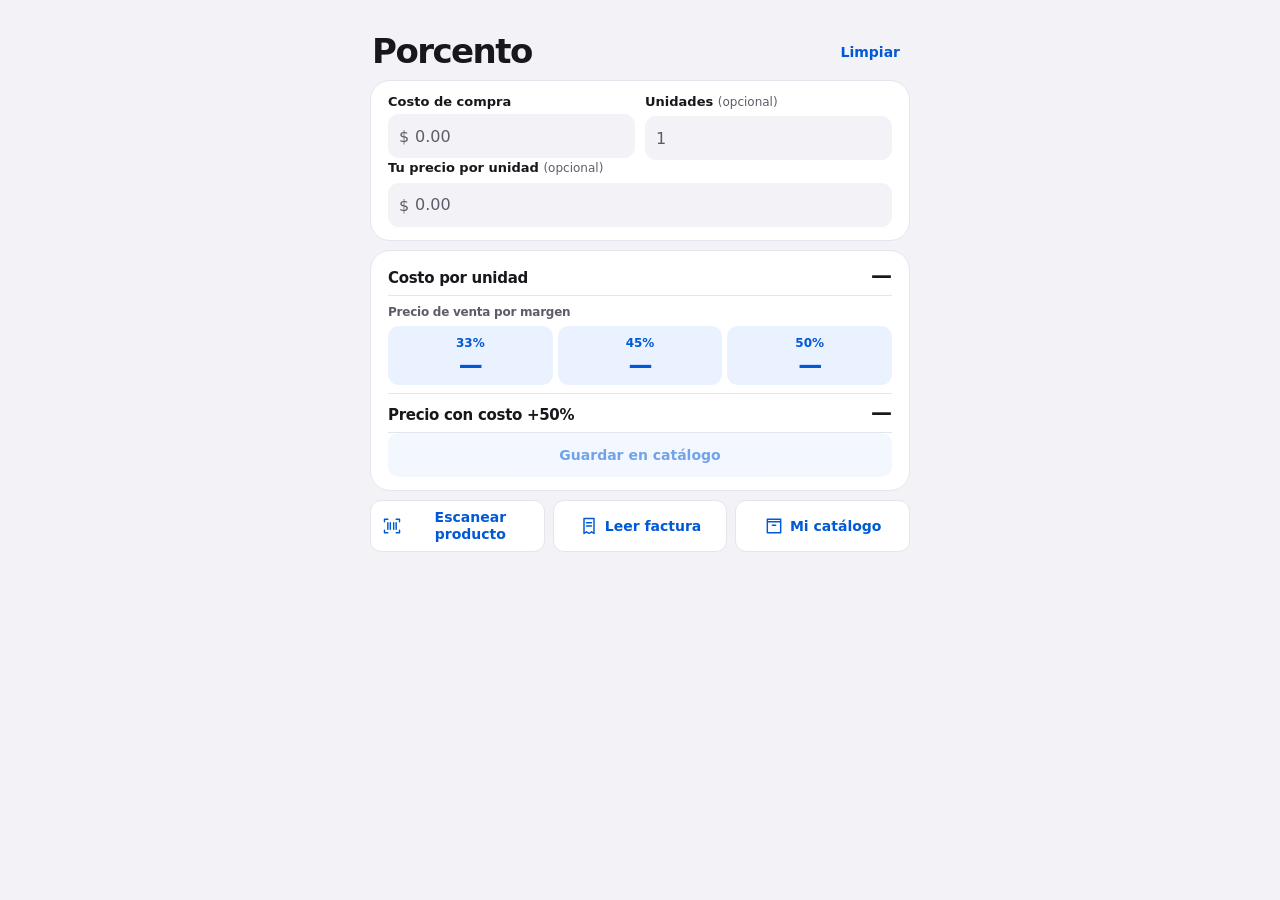
<file: index.html>
<!doctype html>
<html lang="es">
<head>
  <meta charset="utf-8">
  <meta name="viewport" content="width=device-width,initial-scale=1,viewport-fit=cover">
  <meta name="theme-color" content="#f2f2f7">
  <link rel="apple-touch-icon" href="./icon-180.png">
  <meta name="apple-mobile-web-app-capable" content="yes">
  <meta name="apple-mobile-web-app-title" content="Porcento">
  <link rel="manifest" href="./manifest.webmanifest">
  <link rel="stylesheet" href="./porcento.css">
  <title>Porcento</title>
  <style>
    .calculator-header { min-height: 44px; margin-bottom: 6px; }
    .calculator-header button { padding-inline: 8px; }
    .unit { display: grid; grid-template-columns: 1fr auto; gap: 8px; align-items: baseline; border-bottom: 1px solid var(--hairline); padding-bottom: 7px; }
    .unit h2 { font-size: 15px; }
    .unit .amount { font-size: 21px; }
    .margin-heading { margin: 8px 0 5px; }
    .margins, .sale-results { display: grid; grid-template-columns: repeat(3, minmax(0, 1fr)); gap: 5px; }
    .margins > div, .sale-results > div { min-width: 0; }
    .margins > div { background: var(--tint); border-radius: 11px; padding: 6px 5px; text-align: center; }
    .margins .amount { color: var(--accent); display: block; font-size: clamp(18px, 4.7vw, 24px); letter-spacing: -.045em; }
    .margin-label { color: var(--accent); font-size: 12px; font-weight: 680; }
    .profit-label { display: block; }
    .markup-price { margin-top: 8px; padding-top: 7px; border-top: 1px solid var(--hairline); }
    .sale-results { border-top: 1px solid var(--hairline); margin-top: 8px; padding-top: 7px; }
    .sale-results strong { display: block; }
    .tools { display: grid; grid-template-columns: repeat(3, minmax(0, 1fr)); gap: 8px; }
    .tools a { min-width: 0; background: var(--surface); border: 1px solid var(--hairline); }
    @media (max-width: 420px) { .tools a { flex-direction: column; } }
    @media (max-width: 350px) { .tools a { gap: 4px; padding-inline: 6px; font-size: 13px; } }
  </style>
</head>
<body>
  <main class="app">
    <header class="page-header calculator-header">
      <h1>Porcento</h1>
      <button class="quiet" id="reset" type="button">Limpiar</button>
    </header>

    <form class="card" id="calculator">
      <div class="fields">
        <div class="field">
          <label for="cost">Costo de compra</label>
          <div class="money-input">
            <span aria-hidden="true">$</span>
            <input id="cost" type="number" inputmode="decimal" min="0" step=".01" placeholder="0.00" autocomplete="off" enterkeyhint="next">
          </div>
        </div>
        <div class="field">
          <label for="qty">Unidades <small>(opcional)</small></label>
          <input id="qty" type="number" inputmode="numeric" min="1" step="1" placeholder="1" autocomplete="off" enterkeyhint="next">
        </div>
      </div>
      <div class="field">
        <label for="sale">Tu precio por unidad <small>(opcional)</small></label>
        <div class="money-input">
          <span aria-hidden="true">$</span>
          <input id="sale" type="number" inputmode="decimal" min="0" step=".01" placeholder="0.00" autocomplete="off" enterkeyhint="done">
        </div>
      </div>
      <p class="status" id="inputStatus" role="status"></p>
    </form>

    <section class="card" aria-labelledby="unit-heading">
      <div class="unit">
        <h2 id="unit-heading">Costo por unidad</h2>
        <strong class="amount" id="unit">—</strong>
      </div>
      <h2 class="caption margin-heading">Precio de venta por margen</h2>
      <div class="margins" id="suggestions">
        <div><span class="margin-label">33%</span><strong class="amount">—</strong><small class="profit-label" hidden></small></div>
        <div><span class="margin-label">45%</span><strong class="amount">—</strong><small class="profit-label" hidden></small></div>
        <div><span class="margin-label">50%</span><strong class="amount">—</strong><small class="profit-label" hidden></small></div>
      </div>
      <div class="unit markup-price">
        <h2>Precio con costo +50%</h2>
        <strong class="amount" id="markupPrice">—</strong>
      </div>
      <div class="sale-results" id="custom" hidden>
        <div><small>Margen bruto</small><strong class="amount" id="saleMargin"></strong></div>
        <div><small>Ganancia por unidad</small><strong class="amount" id="saleProfit"></strong></div>
        <div><small>Ganancia total</small><strong class="amount" id="totalProfit"></strong></div>
      </div>
      <div class="actions field">
        <button id="saveCalculation" type="button" disabled>Guardar en catálogo</button>
      </div>
    </section>

    <nav class="tools" aria-label="Herramientas">
      <a class="button" href="./comparador.html">
        <svg class="icon" viewBox="0 0 24 24" aria-hidden="true"><path d="M3 7V4h4m10 0h4v3M3 17v3h4m10 0h4v-3M7 8v8m3-8v8m4-8v8m3-8v8"/></svg>
        Escanear producto
      </a>
      <a class="button" href="./scanner.html">
        <svg class="icon" viewBox="0 0 24 24" aria-hidden="true"><path d="M6 3h12v18l-3-2-3 2-3-2-3 2V3Zm3 5h6m-6 4h6"/></svg>
        Leer factura
      </a>
      <a class="button" href="./catalogo.html">
        <svg class="icon" viewBox="0 0 24 24" aria-hidden="true"><path d="M4 7V4h16v3M4 7h16v13H4zM10 11h4"/></svg>
        Mi catálogo
      </a>
    </nav>
  </main>

  <script src="./factura.js?v=31"></script>
  <script>
    const $ = id => document.getElementById(id);
    const money = new Intl.NumberFormat('en-US', { style: 'currency', currency: 'USD' });
    const invoice = window.PorcentoFactura;
    const form = $('calculator');
    const cost = $('cost'), quantity = $('qty'), sale = $('sale');
    const margins = [33, 45, 50];
    const suggestions = [...$('suggestions').children];

    function showAmount(id, text, negative) {
      $(id).textContent = text;
      $(id).classList.toggle('negative', negative);
    }

    function calculate() {
      const units = quantity.value === '' ? 1 : quantity.valueAsNumber;
      const validUnits = !quantity.validity.badInput && Number.isSafeInteger(units) && units > 0;
      const unit = validUnits ? invoice.unitCost(cost.value, units) : null;
      const validCost = unit !== null;
      const saleCents = invoice.moneyCents(sale.value);
      const invalidSale = sale.validity.badInput || (sale.value !== '' && (saleCents === null || saleCents < 0));
      $('saveCalculation').disabled = !validCost || invalidSale;
      $('inputStatus').textContent = !validUnits ? 'Escribe una cantidad entera mayor que cero.'
        : (cost.validity.badInput || (cost.value !== '' && !validCost)) ? 'Escribe un costo válido con hasta dos decimales.'
        : invalidSale ? 'Escribe un precio de venta válido con hasta dos decimales.' : '';
      $('unit').textContent = validCost ? money.format(unit) : '—';
      const markupPrice = validCost ? invoice.priceWithMarkup(cost.value, units) : null;
      $('markupPrice').textContent = markupPrice === null ? '—' : money.format(markupPrice);

      margins.forEach((margin, index) => {
        const [, amount, profit] = suggestions[index].children;
        const price = validCost ? invoice.suggestedPrice(cost.value, units, margin) : null;
        amount.textContent = price === null ? '—' : money.format(price);
        profit.hidden = price === null;
        profit.textContent = price === null ? '' : money.format(price - unit) + ' ganancia';
      });

      const price = invalidSale || saleCents === null ? 0 : saleCents / 100;
      $('custom').hidden = !(validCost && price > 0);
      if (!$('custom').hidden) {
        const profit = price - unit;
        showAmount('saleMargin', (profit / price * 100).toFixed(1) + '%', profit < 0);
        showAmount('saleProfit', money.format(profit), profit < 0);
        showAmount('totalProfit', money.format(profit * units), profit < 0);
      }
    }

    form.addEventListener('input', calculate);
    form.addEventListener('submit', event => event.preventDefault());
    $('saveCalculation').onclick = () => {
      const units = quantity.value === '' ? 1 : quantity.valueAsNumber;
      if ($('saveCalculation').disabled) return;
      const draft = new URLSearchParams({ compra: cost.value, unidades: String(units), venta: sale.value });
      location.href = './catalogo.html#' + draft;
    };
    for (const [current, next] of [[cost, quantity], [quantity, sale], [sale, null]]) {
      current.addEventListener('keydown', event => {
        if (event.key !== 'Enter') return;
        event.preventDefault();
        if (next) next.focus();
        else current.blur();
      });
    }
    $('reset').addEventListener('click', () => {
      form.reset();
      calculate();
    });
    calculate();
    if ('serviceWorker' in navigator) {
      window.addEventListener('load', () => navigator.serviceWorker.register('./sw.js').catch(() => {}));
    }
  </script>
</body>
</html>
</file>
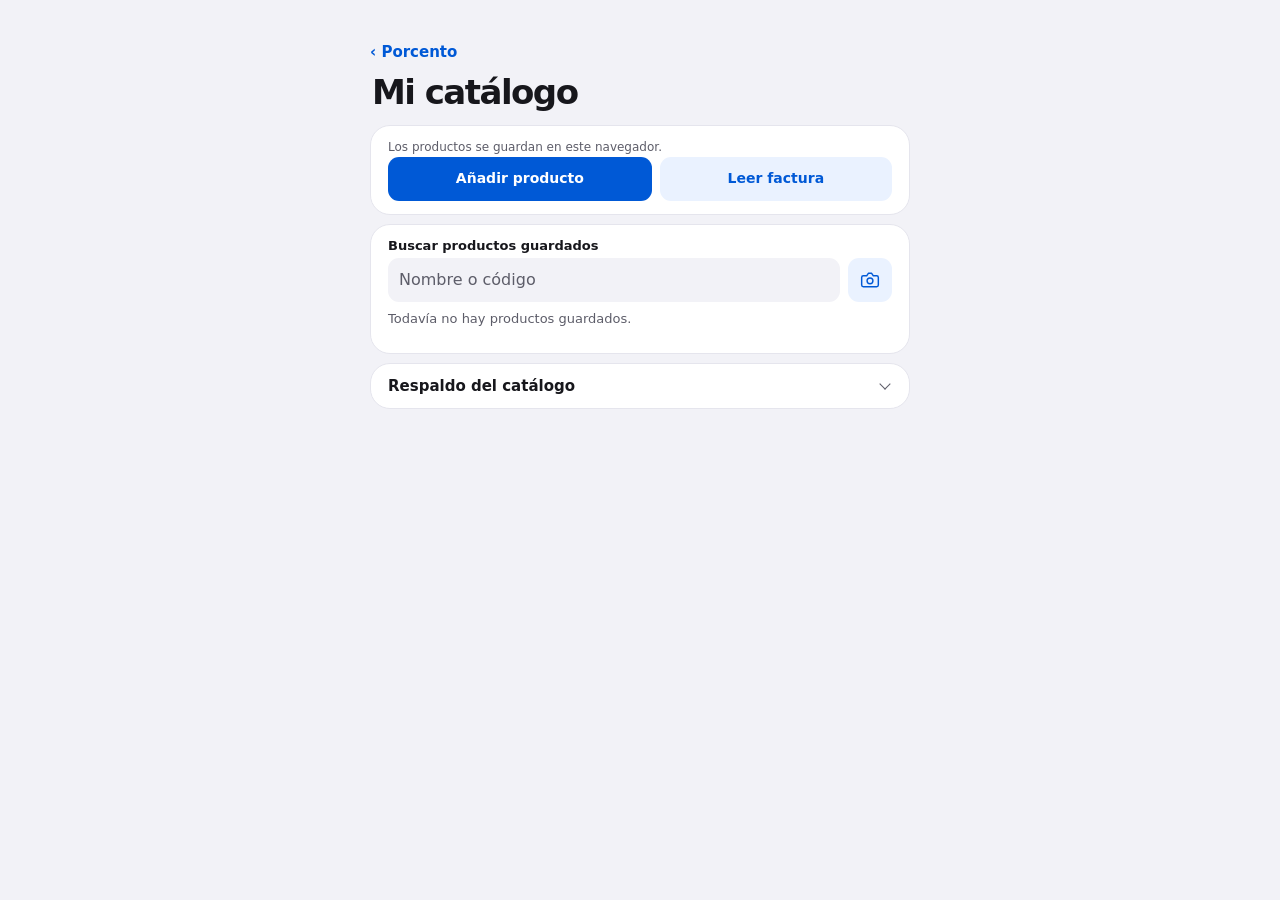
<file: catalogo.html>
<!doctype html>
<html lang="es">
<head>
  <meta charset="utf-8">
  <meta name="viewport" content="width=device-width,initial-scale=1,viewport-fit=cover">
  <meta name="theme-color" content="#f2f2f7">
  <link rel="apple-touch-icon" href="./icon-180.png">
  <link rel="stylesheet" href="./porcento.css?v=24">
  <title>Mi catálogo · Porcento</title>
  <style>
    #catalogEditor { margin-top: 10px; }
    #catalogEditor .actions { margin-top: 10px; }
    #catalogList { list-style: none; margin: 12px 0 0; padding: 0; }
    #catalogList .row { align-items: start; }
    #catalogList .row > div { min-width: 0; }
    #catalogList h3 { overflow-wrap: anywhere; margin-bottom: 3px; }
    #catalogList .row button { flex: none; }
    .catalog-item { flex: 1; display: flex; gap: 9px; align-items: center; }
    .catalog-item > div { min-width: 0; }
    .catalog-thumbnail, .catalog-photo-placeholder { flex: none; width: 58px; height: 58px; border-radius: 9px; background: var(--field); }
    .catalog-thumbnail { object-fit: contain; }
    .catalog-photo-placeholder { display: grid; place-items: center; color: var(--muted); }
    #productPhotoField { margin: 12px 0 0; padding: 0; border: 0; min-width: 0; }
    #productPhotoField legend { font-size: 13px; font-weight: 650; padding: 0; }
    #productPhotoPreview { display: block; width: min(100%, 210px); max-height: 180px; object-fit: contain; background: var(--field); border-radius: 11px; margin-top: 6px; }
  </style>
</head>
<body>
  <main class="app">
    <a class="back" href="./index.html">‹ Porcento</a>
    <header class="page-header"><h1>Mi catálogo</h1></header>
    <section class="card" aria-label="Gestionar productos">
      <p class="caption">Los productos se guardan en este navegador.</p>
      <p id="catalogStatus" class="status" role="status"></p>
      <div class="actions field">
        <button id="newProduct" class="primary" type="button">Añadir producto</button>
        <a class="button" href="./scanner.html">Leer factura</a>
      </div>
      <form id="catalogEditor" hidden aria-labelledby="editorTitle">
        <h2 id="editorTitle">Añadir producto</h2>
        <div class="field">
          <label for="productName">Producto</label>
          <input id="productName" required maxlength="180" autocomplete="off">
        </div>
        <div class="field">
          <label for="productCode">UPC / EAN <small>(opcional)</small></label>
          <input id="productCode" inputmode="numeric" autocomplete="off">
        </div>
        <fieldset id="productPhotoField">
          <legend>Foto del producto</legend>
          <img id="productPhotoPreview" alt="Vista previa de la foto del producto" hidden>
          <div class="actions">
            <button id="takeProductPhoto" type="button">Tomar foto</button>
            <button id="chooseProductPhoto" type="button">Elegir foto</button>
          </div>
          <input id="productCameraFile" type="file" accept="image/*" capture="environment" hidden>
          <input id="productPhotoFile" type="file" accept="image/*" hidden>
          <p id="photoStatus" class="status" role="status"></p>
        </fieldset>
        <div class="fields field">
          <div class="field">
            <label for="productCost">Precio total de compra ($)</label>
            <input id="productCost" inputmode="decimal" placeholder="0.00" autocomplete="off" required>
          </div>
          <div class="field">
            <label for="productUnits">Unidades compradas</label>
            <input id="productUnits" type="number" min="1" step="1" inputmode="numeric" placeholder="Ej. 25" required>
          </div>
        </div>
        <p id="productUnitCost" class="status" aria-live="polite"></p>
        <div class="field">
          <label for="productSale">Precio de venta por unidad ($) <small>(opcional)</small></label>
          <input id="productSale" inputmode="decimal" placeholder="Dejar pendiente" autocomplete="off">
        </div>
        <div class="actions">
          <button id="saveProduct" class="primary" type="submit">Guardar producto</button>
          <button id="cancelProduct" type="button">Cancelar</button>
          <button id="deleteProduct" type="button" class="quiet negative" hidden>Eliminar</button>
        </div>
        <p id="editorStatus" class="status" role="status"></p>
        <details id="purchaseHistory" hidden>
          <summary>Historial de compras</summary>
          <ul id="purchaseList" class="details-body"></ul>
        </details>
      </form>
    </section>
    <section class="card" aria-label="Productos guardados">
      <label for="catalogSearch">Buscar productos guardados</label>
      <input id="catalogSearch" type="search" placeholder="Nombre o código" autocomplete="off">
      <p id="catalogEmpty" class="status" role="status"></p>
      <ul id="catalogList"></ul>
    </section>
    <details class="card">
      <summary>Respaldo del catálogo</summary>
      <div class="details-body">
        <div class="actions">
          <button id="exportBackup" type="button">Descargar respaldo</button>
          <button id="importBackup" type="button">Importar respaldo</button>
        </div>
        <input id="backupFile" type="file" accept=".json,application/json" hidden>
        <p class="status" id="backupStatus" role="status"></p>
      </div>
    </details>
  </main>
  <script src="./factura.js?v=31"></script>
  <script src="./catalogo.js?v=31"></script>
  <script src="./barcode.js?v=31"></script>
  <script>
    const $ = id => document.getElementById(id);
    const catalog = window.PorcentoCatalogo;
    const invoice = window.PorcentoFactura;
    window.PorcentoBarcode.addButton($('productCode'));
    const catalogSearch = $('catalogSearch');
    window.PorcentoBarcode.addButton(catalogSearch, async code => {
      scannedCode = code;
      $('catalogEmpty').textContent = 'Buscando en Mi catálogo…';
      $('catalogList').replaceChildren();
      await loadProducts();
    });
    const editor = $('catalogEditor');
    const number = new Intl.NumberFormat('en-US', { style: 'currency', currency: 'USD' });
    const dateFormat = new Intl.DateTimeFormat('es-US', { dateStyle: 'medium' });
    let products = [];
    let scannedCode = '';
    let catalogState = 'loading';
    let editing = null;
    let saving = false;
    let productPhoto = null;
    let previewUrl;
    let thumbnailUrls = [];
    let selectedKey = '';
    let photoRequest = 0;

    function showPhoto(photo) {
      const image = $('productPhotoPreview');
      if (previewUrl) URL.revokeObjectURL(previewUrl);
      previewUrl = photo ? URL.createObjectURL(photo) : null;
      image.hidden = !previewUrl;
      if (previewUrl) image.src = previewUrl;
      else image.removeAttribute('src');
    }

    async function resizePhoto(file) {
      const url = URL.createObjectURL(file);
      try {
        const image = new Image();
        await new Promise((resolve, reject) => {
          image.onload = resolve;
          image.onerror = reject;
          image.src = url;
        });
        const scale = Math.min(1, 900 / Math.max(image.naturalWidth, image.naturalHeight));
        const canvas = document.createElement('canvas');
        canvas.width = Math.max(1, Math.round(image.naturalWidth * scale));
        canvas.height = Math.max(1, Math.round(image.naturalHeight * scale));
        const ctx = canvas.getContext('2d');
        ctx.fillStyle = '#fff';
        ctx.fillRect(0, 0, canvas.width, canvas.height);
        ctx.drawImage(image, 0, 0, canvas.width, canvas.height);
        return await new Promise((resolve, reject) => {
          canvas.toBlob(blob => blob ? resolve(blob) : reject(Error('Foto ilegible')), 'image/jpeg', .82);
        });
      } finally {
        URL.revokeObjectURL(url);
      }
    }

    async function selectPhoto(input) {
      const file = input.files?.[0];
      input.value = '';
      if (!file) return;
      const request = ++photoRequest;
      const status = $('photoStatus');
      status.textContent = 'Preparando foto…';
      $('saveProduct').disabled = true;
      try {
        const photo = await resizePhoto(file);
        if (request !== photoRequest) return;
        productPhoto = photo;
        showPhoto(photo);
        status.textContent = '';
      } catch {
        if (request === photoRequest) status.textContent = 'No pude abrir la foto. Toma otra o elige una imagen JPEG o PNG.';
      } finally {
        if (request === photoRequest) $('saveProduct').disabled = false;
      }
    }

    for (const [buttonId, inputId] of [['takeProductPhoto', 'productCameraFile'], ['chooseProductPhoto', 'productPhotoFile']]) {
      const input = $(inputId);
      $(buttonId).onclick = () => input.click();
      input.onchange = () => selectPhoto(input);
    }

    function showProducts() {
      for (const url of thumbnailUrls) URL.revokeObjectURL(url);
      thumbnailUrls = [];
      const query = catalog.searchKey(catalogSearch.value);
      const codeQuery = scannedCode || catalogSearch.value.trim().replace(/[\s-]+/g, '');
      const productByCode = /^\d{8,14}$/.test(codeQuery) &&
        catalog.matchByCode(codeQuery, new Map(products.filter(product => product.code).map(product => [product.code, product])));
      const matches = scannedCode ? (productByCode ? [productByCode] : []) :
        products.filter(product => product === productByCode || catalog.searchKey(product.name).includes(query) || product.code.includes(query));
      const status = $('catalogEmpty');
      if (catalogState === 'unavailable') status.textContent = scannedCode ? 'No se pudo consultar Mi catálogo.' : '';
      else if (catalogState === 'loading') status.textContent = scannedCode ? 'Cargando Mi catálogo…' : '';
      else if (scannedCode) status.textContent = productByCode ? 'Encontrado en Mi catálogo.' : 'Este código no está en Mi catálogo.';
      else status.textContent = matches.length ? '' : query ? 'No se encontraron productos.' : 'Todavía no hay productos guardados.';
      $('catalogList').replaceChildren(...matches.map(product => {
        const row = document.createElement('li');
        row.className = 'row';
        const item = document.createElement('div');
        item.className = 'catalog-item';
        const thumbnail = document.createElement(product.photo ? 'img' : 'span');
        if (product.photo) {
          const url = URL.createObjectURL(product.photo);
          thumbnailUrls.push(url);
          thumbnail.className = 'catalog-thumbnail';
          thumbnail.alt = 'Foto de ' + product.name;
          thumbnail.loading = 'lazy';
          thumbnail.src = url;
        } else {
          thumbnail.className = 'catalog-photo-placeholder';
          thumbnail.setAttribute('aria-hidden', 'true');
          thumbnail.innerHTML = '<svg class="icon" viewBox="0 0 24 24"><path d="M4 7h4l2-3h4l2 3h4a2 2 0 0 1 2 2v9a2 2 0 0 1-2 2H4a2 2 0 0 1-2-2V9a2 2 0 0 1 2-2Z"/><circle cx="12" cy="13" r="3.5"/></svg>';
        }
        const info = document.createElement('div');
        const name = document.createElement('h3');
        name.textContent = product.name;
        const code = document.createElement('p');
        code.className = 'caption';
        code.textContent = product.code;
        code.hidden = !product.code;
        const prices = document.createElement('p');
        prices.className = 'caption';
        prices.textContent = 'Costo por unidad: ' + (product.cost === null ? '—' : number.format(product.cost)) +
          ' · Venta: ' + (product.sale === null ? '—' : number.format(product.sale / 100));
        const margin = catalog.grossMargin(product.cost, product.sale);
        if (margin !== null) prices.textContent += ' · Margen: ' + margin.toFixed(1) + '%';
        const purchase = document.createElement('p');
        purchase.className = 'caption';
        purchase.textContent = 'Compra: ' + (product.purchase ? number.format(product.purchase.cents / 100) : '—') +
          ' · Unidades: ' + (product.purchase?.units ?? '—');
        const pending = [!product.photo && 'foto', !product.purchase && 'precio de compra', product.purchase?.units == null && 'unidades', product.sale == null && 'precio de venta'].filter(Boolean);
        const note = document.createElement('p');
        note.className = 'status';
        note.textContent = pending.length ? 'Pendiente: ' + pending.join(', ') + '.' : '';
        const button = document.createElement('button');
        button.type = 'button';
        button.textContent = pending.length ? 'Completar' : 'Editar';
        button.setAttribute('aria-label', button.textContent + ' ' + product.name);
        button.onclick = () => openEditor(product);
        info.append(name, code, purchase, prices, note);
        item.append(thumbnail, info);
        row.append(item, button);
        return row;
      }));
    }

    function purchaseValues() {
      const cents = invoice.moneyCents($('productCost').value);
      const units = Number($('productUnits').value);
      return {
        cents: cents !== null && cents >= 0 ? cents : null,
        units: Number.isSafeInteger(units) && units > 0 ? units : null
      };
    }

    function showUnitCost() {
      const { cents, units } = purchaseValues();
      const cost = cents !== null && units !== null ? cents / 100 / units : null;
      const shownCost = cost ?? editing?.cost;
      const margin = catalog.grossMargin(shownCost, invoice.moneyCents($('productSale').value));
      $('productUnitCost').textContent = shownCost == null ? '' :
        'Costo por unidad: ' + number.format(shownCost) + (margin === null ? '' : ' · Margen bruto: ' + margin.toFixed(1) + '%');
    }

    async function loadProducts() {
      try {
        if (scannedCode) await catalog.findByCode(scannedCode);
        products = await catalog.list();
        catalogState = 'ready';
        showProducts();
        if (selectedKey) {
          const product = products.find(item => item.key === selectedKey);
          selectedKey = '';
          if (product) openEditor(product);
        }
      } catch {
        catalogState = 'unavailable';
        $('catalogStatus').textContent = 'El catálogo no está disponible en este navegador.';
        showProducts();
      }
    }

    function openEditor(product = null) {
      if (saving) return;
      editing = product;
      photoRequest++;
      productPhoto = product?.photo ?? null;
      showPhoto(productPhoto);
      $('saveProduct').disabled = false;
      $('photoStatus').textContent = '';
      $('editorTitle').textContent = product ? 'Editar producto' : 'Añadir producto';
      $('productName').value = product?.name ?? '';
      $('productCode').value = product?.code ?? '';
      $('productCost').value = product?.purchase ? (product.purchase.cents / 100).toFixed(2) : '';
      $('productUnits').value = product?.purchase?.units ?? '';
      $('productSale').value = product?.sale == null ? '' : (product.sale / 100).toFixed(2);
      showUnitCost();
      $('editorStatus').textContent = '';
      $('deleteProduct').hidden = !product;
      const purchases = catalog.purchaseHistory(product);
      $('purchaseHistory').hidden = !purchases.length;
      $('purchaseHistory').open = false;
      $('purchaseList').replaceChildren(...purchases.map(entry => {
        const item = document.createElement('li');
        item.textContent = [
          entry.date ? dateFormat.format(entry.date) : 'Compra guardada anteriormente', entry.supplier,
          number.format(entry.cost) + ' por unidad',
          entry.purchase?.units == null ? '' : entry.purchase.units + ' unidades',
          entry.sale == null ? '' : 'Venta: ' + number.format(entry.sale / 100),
          entry.margin == null ? '' : 'Margen: ' + entry.margin.toFixed(1) + '%'
        ].filter(Boolean).join(' · ');
        return item;
      }));
      editor.hidden = false;
      if (product) {
        $('editorTitle').tabIndex = -1;
        $('editorTitle').focus();
      } else $('productName').focus();
    }

    function closeEditor() {
      editing = null;
      photoRequest++;
      productPhoto = null;
      showPhoto(null);
      editor.hidden = true;
      $('newProduct').focus();
    }

    function lockEditor(locked) {
      saving = locked;
      for (const control of editor.elements) control.disabled = locked;
      $('newProduct').disabled = locked;
    }

    $('newProduct').onclick = () => openEditor();
    $('cancelProduct').onclick = closeEditor;
    catalogSearch.oninput = () => {
      scannedCode = '';
      showProducts();
    };
    $('productCost').oninput = showUnitCost;
    $('productUnits').oninput = showUnitCost;
    $('productSale').oninput = showUnitCost;
    editor.onsubmit = async event => {
      event.preventDefault();
      if (saving || $('saveProduct').disabled) return;
      if (!productPhoto) {
        $('photoStatus').textContent = 'Añade una foto para guardar el producto.';
        $('takeProductPhoto').focus();
        return;
      }
      const { cents, units } = purchaseValues();
      const sale = $('productSale').value.trim();
      const saleCents = invoice.moneyCents(sale);
      if (cents === null || units === null || (sale && (saleCents === null || saleCents < 0))) {
        $('editorStatus').textContent = cents === null ? 'Escribe el precio total de compra, con hasta dos decimales.' :
          units === null ? 'Escribe una cantidad entera mayor que cero.' : 'Escribe el precio de venta por unidad, con hasta dos decimales.';
        return;
      }
      const input = { name: $('productName').value, code: $('productCode').value, cost: cents / 100 / units, sale, purchase: { cents, units }, photo: productPhoto };
      lockEditor(true);
      try {
        const changedPurchase = editing &&
          (editing.purchase?.cents !== cents || editing.purchase?.units !== units);
        const result = await catalog.save(input, { previousKey: editing?.key, expected: editing?.updated,
          record: changedPurchase ? {} : undefined });
        if (result.conflict || result.stale) {
          $('editorStatus').textContent = result.conflict ? 'Ya existe un producto con ese código o nombre. Abre el producto guardado para editarlo.' :
            'El producto cambió. Vuelve a abrirlo desde la lista.';
          await loadProducts();
          return;
        }
        $('catalogStatus').textContent = 'Producto guardado.';
        await loadProducts();
      } catch (error) {
        $('editorStatus').textContent = error.message || 'No se pudo guardar el producto.';
        return;
      } finally {
        lockEditor(false);
      }
      closeEditor();
    };

    $('deleteProduct').onclick = async () => {
      if (!editing || !confirm('¿Eliminar «' + editing.name + '» del catálogo?')) return;
      lockEditor(true);
      try {
        const deleted = await catalog.remove(editing);
        $('catalogStatus').textContent = deleted ? 'Producto eliminado.' : 'El producto cambió. Revisa la lista.';
        await loadProducts();
      } catch {
        $('editorStatus').textContent = 'No se pudo eliminar el producto.';
        return;
      } finally {
        lockEditor(false);
      }
      closeEditor();
    };

    const backupFile = $('backupFile');
    const backupStatus = $('backupStatus');
    $('exportBackup').onclick = async () => {
      $('exportBackup').disabled = true;
      try {
        const backup = await catalog.exportBackup();
        const download = document.createElement('a');
        download.href = URL.createObjectURL(new Blob([backup], { type: 'application/json' }));
        download.download = 'porcento-catalogo-' + new Date().toISOString().slice(0, 10) + '.json';
        download.click();
        setTimeout(() => URL.revokeObjectURL(download.href), 1000);
        backupStatus.textContent = 'Respaldo preparado con tus fotos e historial de compras.';
      } catch {
        backupStatus.textContent = 'No se pudo descargar el respaldo.';
      } finally {
        $('exportBackup').disabled = false;
      }
    };
    $('importBackup').onclick = () => backupFile.click();
    backupFile.onchange = async () => {
      const file = backupFile.files?.[0];
      backupFile.value = '';
      if (!file) return;
      $('importBackup').disabled = true;
      try {
        const { imported, skipped } = await catalog.importBackup(await file.text());
        scannedCode = '';
        catalogSearch.value = '';
        await loadProducts();
        backupStatus.textContent = 'Fichas importadas: ' + imported + '. Fichas existentes conservadas: ' + skipped + '.';
      } catch {
        backupStatus.textContent = 'No se pudo importar. Revisa que sea un respaldo válido de Porcento.';
      } finally {
        $('importBackup').disabled = false;
      }
    };

    window.addEventListener('pageshow', loadProducts);
    const draft = new URLSearchParams(location.hash.slice(1));
    selectedKey = draft.get('producto') ?? '';
    if (selectedKey) history.replaceState(null, '', location.pathname + location.search);
    if (draft.has('compra') || draft.has('costo')) {
      history.replaceState(null, '', location.pathname + location.search);
      openEditor();
      $('productCost').value = draft.get('compra') ?? '';
      $('productUnits').value = draft.get('unidades') ?? '';
      $('productSale').value = draft.get('venta') ?? '';
      showUnitCost();
    }
    if ('serviceWorker' in navigator) navigator.serviceWorker.register('./sw.js').catch(() => {});
  </script>
</body>
</html>
</file>
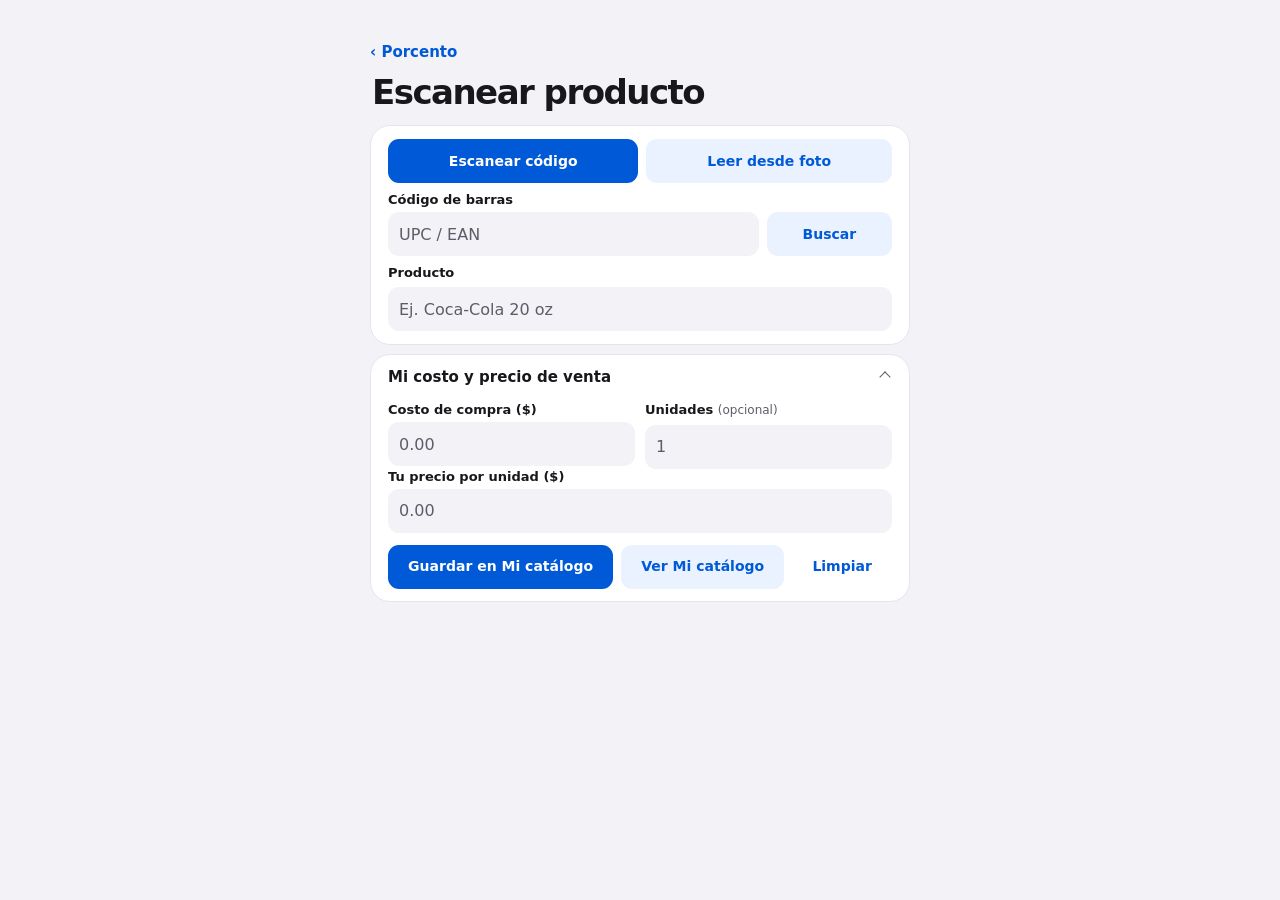
<file: comparador.html>
<!doctype html>
<html lang="es">
<head>
  <meta charset="utf-8">
  <meta name="viewport" content="width=device-width,initial-scale=1,viewport-fit=cover">
  <meta name="theme-color" content="#f2f2f7">
  <link rel="apple-touch-icon" href="./icon-180.png">
  <meta name="apple-mobile-web-app-capable" content="yes">
  <link rel="stylesheet" href="./porcento.css">
  <title>Escanear producto · Porcento</title>
  <style>
    .scan-actions { margin-bottom: 9px; }
    #lookup { align-self: end; }
    #name { margin-top: 2px; }
    .product-name { margin-top: 9px; }
    .web-result { display: flex; align-items: start; gap: 12px; margin-top: 12px; }
    .web-result img { flex: none; border-radius: 9px; background: var(--field); object-fit: contain; }
    .web-result div { min-width: 0; overflow-wrap: anywhere; }
    .web-result .caption { margin-top: 3px; }
    .web-lookup a { display: inline-flex; align-items: center; min-height: 44px; }
    #results { margin-top: 4px; font-size: 14px; }
    .manual-actions { margin-top: 12px; }
  </style>
</head>
<body>
  <main class="app">
    <a class="back" href="./index.html">‹ Porcento</a>
    <header class="page-header"><h1>Escanear producto</h1></header>

    <section class="card" aria-label="Buscar producto">
      <div class="actions scan-actions">
        <button class="primary" id="scan" type="button">Escanear código</button>
        <button id="photoButton" type="button">Leer desde foto</button>
      </div>
      <input id="photo" type="file" accept="image/*" capture="environment" hidden>
      <div id="qr-reader" hidden></div>
      <div class="actions">
        <div class="field">
          <label for="upc">Código de barras</label>
          <input id="upc" inputmode="numeric" autocomplete="off" placeholder="UPC / EAN" enterkeyhint="search">
        </div>
        <button id="lookup" type="button">Buscar</button>
      </div>
      <div class="field product-name" id="productField">
        <label for="name">Producto</label>
        <input id="name" placeholder="Ej. Coca-Cola 20 oz">
      </div>
      <p class="status" id="status" role="status"></p>
      <img id="savedPhoto" alt="Foto del producto" width="88" height="88" style="object-fit:contain" hidden>
      <a class="button" id="openSaved" href="./catalogo.html" hidden>Ver ficha en Mi catálogo</a>
    </section>

    <section class="card web-lookup" id="webLookup" aria-labelledby="webHeading" hidden>
      <h2 id="webHeading">Información en la web</h2>
      <p class="status" id="webStatus" role="status"></p>
      <div class="web-result" id="webResult" hidden>
        <img id="webPhoto" alt="Foto del producto en la web" width="76" height="76" referrerpolicy="no-referrer" hidden>
        <div>
          <h3 id="webName"></h3>
          <p class="caption" id="webDetails"></p>
          <a id="webSource" target="_blank" rel="noopener noreferrer"></a>
        </div>
      </div>
      <a id="webSearch" target="_blank" rel="noopener noreferrer" hidden>Buscar este código en Google</a>
    </section>

    <details class="card" id="costDetails" open>
      <summary>Mi costo y precio de venta</summary>
      <div class="details-body">
        <div class="fields">
          <div class="field">
            <label for="cost">Costo de compra ($)</label>
            <input id="cost" type="number" min="0" step=".01" inputmode="decimal" placeholder="0.00">
          </div>
          <div class="field">
            <label for="qty">Unidades <small>(opcional)</small></label>
            <input id="qty" type="number" min="1" step="1" inputmode="numeric" placeholder="1">
          </div>
        </div>
        <div class="field">
          <label for="sale">Tu precio por unidad ($)</label>
          <input id="sale" type="number" min="0" step=".01" inputmode="decimal" placeholder="0.00">
        </div>
        <p class="status" id="priceInputStatus" role="status"></p>
        <div id="results"></div>
        <div class="actions manual-actions">
          <button class="primary" id="saveCatalog" type="button">Guardar en Mi catálogo</button>
          <a class="button" href="./catalogo.html">Ver Mi catálogo</a>
          <button class="quiet" id="clear" type="button">Limpiar</button>
        </div>
        <p id="catalogStatus" class="status" role="status"></p>
      </div>
    </details>

  </main>
  <script src="./factura.js?v=31"></script>
  <script src="./catalogo.js?v=31"></script>
  <script src="./barcode.js?v=31"></script>
  <script>
const $ = id => document.getElementById(id);
const usd = n => '$' + n.toFixed(2);
function calc() {
  const purchase = $('cost').value;
  const units = $('qty').value === '' ? 1 : Number($('qty').value);
  const validUnits = !$('qty').validity?.badInput && Number.isSafeInteger(units) && units > 0;
  const unit = !validUnits || $('cost').validity?.badInput ? null :
    (recoveredUnitCost && !purchaseEdited && recoveredUnitCost.value === purchase
      ? savedProduct?.cost ?? null : invoice.unitCost(purchase, units));
  const sale = invoice.moneyCents($('sale').value);
  const invalidSale = $('sale').validity?.badInput || ($('sale').value !== '' && (sale === null || sale < 0));
  $('priceInputStatus').textContent = !validUnits ? 'Escribe una cantidad entera mayor que cero.' :
    $('cost').validity?.badInput || (purchase !== '' && unit === null) ? 'Escribe un costo válido con hasta dos decimales.' :
    invalidSale ? 'Escribe un precio de venta válido con hasta dos decimales.' : '';

  const output = [];
  const add = (label, value) => output.push('<div class="row"><span>' + label + '</span><b>' + value + '</b></div>');
  if (unit !== null) {
    add('Costo por unidad', usd(unit));
    // A legacy unit cost without a purchase total is only available as a fractional value.
    if (invoice.moneyCents(purchase) !== null) {
      for (const margin of [33, 45, 50]) add('Margen ' + margin + '%', usd(invoice.suggestedPrice(purchase, units, margin)));
      add('Precio con costo +50%', usd(invoice.priceWithMarkup(purchase, units)));
    }
    if (savedProduct?.cost != null && purchaseEdited) add('Último costo por unidad', usd(savedProduct.cost));
  }
  if (!invalidSale && sale > 0) {
    add('Tu precio', usd(sale / 100));
    if (unit !== null) {
      add('Ganancia bruta/unidad', usd(sale / 100 - unit));
      add('Margen bruto', catalog.grossMargin(unit, sale).toFixed(1) + '%');
    }
  }
  $('results').innerHTML = output.join('');
}

function restore(code, retainDraft = false) {
  currentCode = code;
  showSaved(null);
  purchaseEdited = false;
  recoveredUnitCost = null;
  $('status').textContent = '';
  $('catalogStatus').textContent = '';
  let saved;
  try { saved = JSON.parse(localStorage.getItem('porcento_upc_' + code) || 'null'); } catch {}
  for (const id of productFields) {
    if (saved || !retainDraft) $(id).value = saved?.[id] ?? '';
  }
  calc();
}

let currentCode = '';
let savedProduct = null;
let savedPhotoUrl;
let purchaseEdited = false;

function showSaved(product) {
  savedProduct = product;
  if (savedPhotoUrl) URL.revokeObjectURL(savedPhotoUrl);
  savedPhotoUrl = product?.photo ? URL.createObjectURL(product.photo) : null;
  $('savedPhoto').hidden = !savedPhotoUrl;
  if (savedPhotoUrl) $('savedPhoto').src = savedPhotoUrl;
  else $('savedPhoto').removeAttribute('src');
  $('openSaved').hidden = !product;
  if (product) $('openSaved').href = './catalogo.html#producto=' + encodeURIComponent(product.key);
}
let recoveredUnitCost = null;
let lookupRequest = 0;
let webRequest;
let webFilledName;
const readCode = () => $('upc').value.replace(/[\s-]/g, '');
const catalog = window.PorcentoCatalogo;
const invoice = window.PorcentoFactura;
const productFields = ['name', 'cost', 'qty', 'sale'];
const webSources = {
  food: ['Open Food Facts', 'openfoodfacts.org'],
  beauty: ['Open Beauty Facts', 'openbeautyfacts.org'],
  petfood: ['Open Pet Food Facts', 'openpetfoodfacts.org'],
  product: ['Open Products Facts', 'openproductsfacts.org']
};
let nameRevision = 0;
$('name').addEventListener('input', () => { nameRevision++; webFilledName = null; });
$('webPhoto').addEventListener('error', () => { $('webPhoto').hidden = true; });
for (const id of ['cost','qty','sale']) $(id).addEventListener('input', () => {
  if (id !== 'sale') purchaseEdited = true;
  calc();
});

$('saveCatalog').onclick = async () => {
  clearTimeout(lookupDelay);
  const status = $('catalogStatus');
  const name = $('name').value.trim();
  if (!name) {
    status.textContent = 'Escribe el nombre del producto.';
    $('name').focus();
    return;
  }
  const code = readCode();
  const costText = $('cost').value;
  const hasQuantity = $('qty').value !== '';
  const quantity = hasQuantity ? Number($('qty').value) : 1;
  const keepUnitCost = recoveredUnitCost?.code === code && recoveredUnitCost.value === costText && !hasQuantity && !purchaseEdited;
  const cents = costText === '' || keepUnitCost ? null : invoice.moneyCents(costText);
  if ($('cost').validity?.badInput || (!keepUnitCost && costText !== '' && (cents === null || cents < 0))) {
    status.textContent = 'Escribe un costo de compra válido, con hasta dos decimales.';
    return;
  }
  if ($('qty').validity?.badInput || !Number.isSafeInteger(quantity) || quantity < 1) {
    status.textContent = 'Escribe una cantidad entera mayor que cero.';
    return;
  }
  if ($('sale').validity?.badInput) {
    status.textContent = 'Escribe un precio de venta válido.';
    return;
  }
  const input = {
    name, code, cost: cents === null ? null : invoice.unitCost(costText, quantity),
    sale: $('sale').value,
    purchase: cents === null ? null : { cents, units: hasQuantity ? quantity : null }
  };
  $('saveCatalog').disabled = true;
  try {
    const record = cents !== null && purchaseEdited ? {} : undefined;
    const options = savedProduct && catalog.barcodeKey(savedProduct.code) === catalog.barcodeKey(code)
      ? { preserveMissing: true, expected: savedProduct.updated, record }
      : { preserveMissing: true, record };
    let result = await catalog.save(input, options);
    if (result.conflict) {
      if (!confirm('«' + result.conflict.name + '» ya está en Mi catálogo. ¿Actualizarlo con estos datos?')) {
        status.textContent = 'Se conservó la ficha guardada.';
        return;
      }
      result = await catalog.save(input, { ...options, expected: result.conflict.updated });
    }
    if (readCode() === code) {
      if (result.saved) {
        currentCode = code;
        showSaved(result.saved);
        purchaseEdited = false;
        $('status').textContent = 'Ya está en Mi catálogo.';
        calc();
      }
      status.textContent = result.saved ? 'Producto guardado en Mi catálogo.' : 'La ficha cambió. Busca el producto otra vez antes de guardar.';
    }
  } catch (error) {
    status.textContent = error.message || 'No se pudo guardar el producto.';
  } finally {
    $('saveCatalog').disabled = false;
  }
};

$('clear').onclick = () => {
  for (const id of ['upc',...productFields]) $(id).value = '';
  clearTimeout(lookupDelay);
  lookupRequest++;
  clearWebLookup('');
  restore('');
};
let lookupDelay;
$('upc').addEventListener('input', () => {
  clearTimeout(lookupDelay);
  lookupRequest++;
  const code = readCode();
  clearWebLookup(code);
  if (catalog.barcodeKey(code) !== catalog.barcodeKey(currentCode)) {
    if (savedProduct) restore('');
    $('status').textContent = '';
    $('catalogStatus').textContent = '';
  }
  if (/^\d{8,14}$/.test(code)) lookupDelay = setTimeout(() => lookupProduct(true), 400);
});
$('upc').addEventListener('keydown', event => {
  if (event.key === 'Enter') lookupProduct();
});
$('lookup').onclick = () => lookupProduct();
function clearWebLookup(code) {
  webRequest?.abort();
  $('webLookup').hidden = true;
  $('webResult').hidden = true;
  $('webSearch').hidden = true;
  $('webPhoto').hidden = true;
  $('webPhoto').removeAttribute('src');
  $('webStatus').textContent = '';
  if (webFilledName && catalog.barcodeKey(webFilledName.code) !== catalog.barcodeKey(code)) {
    if ($('name').value === webFilledName.name) $('name').value = '';
    webFilledName = null;
  }
}

async function findWebProduct(code, controller) {
  const url = new URL('https://world.openfoodfacts.org/api/v3/product/' + code + '.json');
  url.searchParams.set('product_type', 'all');
  url.searchParams.set('fields', 'code,product_name,product_name_es,product_name_en,brands,quantity,image_front_url,image_url,product_type');
  const timeout = setTimeout(() => controller.abort(), 8000);
  try {
    const response = await fetch(url, {
      signal: controller.signal,
      credentials: 'omit',
      referrerPolicy: 'no-referrer',
      headers: { 'X-User-Agent': 'Porcento/1.0 (https://roberrtrsp.github.io/calculadora-portento/)' }
    });
    if (response.status === 404) return null;
    if (!response.ok) throw new Error('Product lookup failed');
    const data = await response.json();
    if (data.result?.id === 'product_not_found') return null;
    const product = data.product;
    const returnedCode = String(product?.code ?? data.code ?? '');
    // A product may be returned as EAN-13 for the equivalent UPC-A.
    const sameCode = /^\d{8,14}$/.test(returnedCode) &&
      (returnedCode === code || (code.length >= 12 && returnedCode.length >= 12 &&
        catalog.barcodeKey(returnedCode) === catalog.barcodeKey(code)));
    if (!sameCode) return null;
    const clean = value => typeof value === 'string' ? value.trim() : '';
    const name = clean(product?.product_name_es) || clean(product?.product_name) || clean(product?.product_name_en);
    const details = [clean(product?.brands), clean(product?.quantity)].filter(Boolean).join(' · ');
    const source = Object.hasOwn(webSources, product?.product_type) ? webSources[product.product_type] : webSources.food;
    const [sourceName, domain] = source;
    let photo = '';
    try {
      const image = new URL(clean(product?.image_front_url) || clean(product?.image_url));
      const trustedHosts = ['images.openfoodfacts.org', 'images.' + domain];
      if (image.protocol === 'https:' && trustedHosts.includes(image.host)) photo = image.href;
    } catch {}
    return name || details || photo ? {
      name, details, photo, sourceName,
      sourceUrl: 'https://world.' + domain + '/product/' + returnedCode
    } : null;
  } finally {
    clearTimeout(timeout);
  }
}

async function lookupWeb(code, isCurrent) {
  const controller = new AbortController();
  webRequest = controller;
  $('webLookup').hidden = false;
  $('webStatus').textContent = 'Buscando información del producto…';
  $('webSearch').href = 'https://www.google.com/search?q=' + encodeURIComponent('"' + code + '"');
  let product;
  try {
    product = await findWebProduct(code, controller);
  } catch {
    if (isCurrent()) {
      $('webStatus').textContent = 'No pude consultar la web. Puedes volver a buscar.';
      $('webSearch').hidden = false;
    }
    return;
  } finally {
    if (webRequest === controller) webRequest = null;
  }
  if (!isCurrent()) return;
  if (!product) {
    $('webStatus').textContent = 'Sin ficha disponible para este código.';
    $('webSearch').hidden = false;
    return;
  }
  $('webStatus').textContent = '';
  $('webName').textContent = product.name;
  $('webName').hidden = !product.name;
  $('webDetails').textContent = product.details;
  $('webDetails').hidden = !product.details;
  $('webSource').textContent = product.sourceName;
  $('webSource').href = product.sourceUrl;
  if (product.photo) {
    $('webPhoto').src = product.photo;
    $('webPhoto').hidden = false;
  }
  $('webResult').hidden = false;
  return product;
}

async function lookupProduct(automatic = false) {
  clearTimeout(lookupDelay);
  const code = readCode();
  clearWebLookup(code);
  if (!/^\d{8,14}$/.test(code)) {
    $('status').textContent = 'Introduce un código UPC/EAN de 8 a 14 dígitos.';
    return;
  }
  const request = ++lookupRequest;
  const isCurrent = () => request === lookupRequest && readCode() === code;
  if (!automatic) $('upc').value = code;
  if (!automatic && currentCode !== code && catalog.barcodeKey(currentCode) !== catalog.barcodeKey(code)) {
    restore(code, !currentCode);
  }
  const revision = nameRevision;
  const catalogLookup = lookupCatalog(code, automatic, isCurrent);
  const webLookup = automatic && ![8, 12, 13, 14].includes(code.length)
    ? undefined : lookupWeb(code, isCurrent);
  await catalogLookup;
  const web = await webLookup;
  if (isCurrent() && web?.name && !savedProduct && revision === nameRevision && !$('name').value.trim()) {
    $('name').value = web.name;
    webFilledName = { code, name: web.name };
  }
}

async function lookupCatalog(code, automatic, isCurrent) {
  const before = productFields.map(id => $(id).value);
  $('status').textContent = 'Buscando en Mi catálogo…';
  let saved;
  try {
    saved = await catalog.findByCode(code);
  } catch {
    if (isCurrent()) $('status').textContent = 'No pude abrir Mi catálogo. Vuelve a buscar.';
    return;
  }
  if (!isCurrent()) return;
  if (!saved) {
    if (!automatic && currentCode && catalog.barcodeKey(currentCode) !== catalog.barcodeKey(code)) restore(code);
    showSaved(null);
    $('status').textContent = 'Este código todavía no está en Mi catálogo.';
    return;
  }
  webFilledName = null;
  const sameProduct = savedProduct?.key === saved.key;
  if (!sameProduct) purchaseEdited = false;
  currentCode = code;
  const purchase = saved.purchase;
  const values = [saved.name, purchase ? (purchase.cents / 100).toFixed(2) : saved.cost, purchase?.units,
    saved.sale === null ? '' : (saved.sale / 100).toFixed(2)];
  productFields.forEach((id, index) => {
    if ($(id).value === before[index] && !(sameProduct && purchaseEdited && (id === 'cost' || id === 'qty'))) {
      $(id).value = values[index] ?? '';
    }
  });
  recoveredUnitCost = !purchase && saved.cost !== null ? { code, value: String(saved.cost) } : null;
  showSaved(saved);
  $('status').textContent = 'Ya está en Mi catálogo.';
  $('catalogStatus').textContent = '';
  $('costDetails').open = true;
  calc();
}
const barcode = window.PorcentoBarcode;
$('scan').onclick = () => barcode.scanInto($('upc'), () => lookupProduct());
$('photoButton').onclick = () => $('photo').click();
$('photo').onchange = async () => {
  const file = $('photo').files?.[0];
  if (!file) return;
  $('photo').value = '';
  $('scan').disabled = $('photoButton').disabled = true;
  $('status').textContent = 'Leyendo el código de la foto…';
  clearWebLookup(readCode());
  const request = ++lookupRequest;
  clearTimeout(lookupDelay);
  let reader;
  let code;
  try {
    await barcode.load();
    $('qr-reader').hidden = false;
    reader = barcode.createReader('qr-reader');
    code = await reader.scanFile(file, false);
    if (request !== lookupRequest) return;
    if (!/^\d{8,14}$/.test(code)) {
      $('status').textContent = 'La foto no muestra un código UPC o EAN legible.';
      return;
    }
  } catch {
    if (request === lookupRequest) $('status').textContent = 'No pude leer la foto. Tómala de cerca, recta y sin reflejos.';
    return;
  } finally {
    try { reader?.clear(); } catch { /* It may already be cleared. */ }
    $('qr-reader').hidden = true;
    $('scan').disabled = $('photoButton').disabled = false;
  }
  $('upc').value = code;
  await lookupProduct();
};
calc();
if ('serviceWorker' in navigator) navigator.serviceWorker.register('./sw.js').catch(() => {});
if (new URLSearchParams(location.search).get('escanear') === '1') $('scan').click();
  </script>
</body>
</html>
</file>
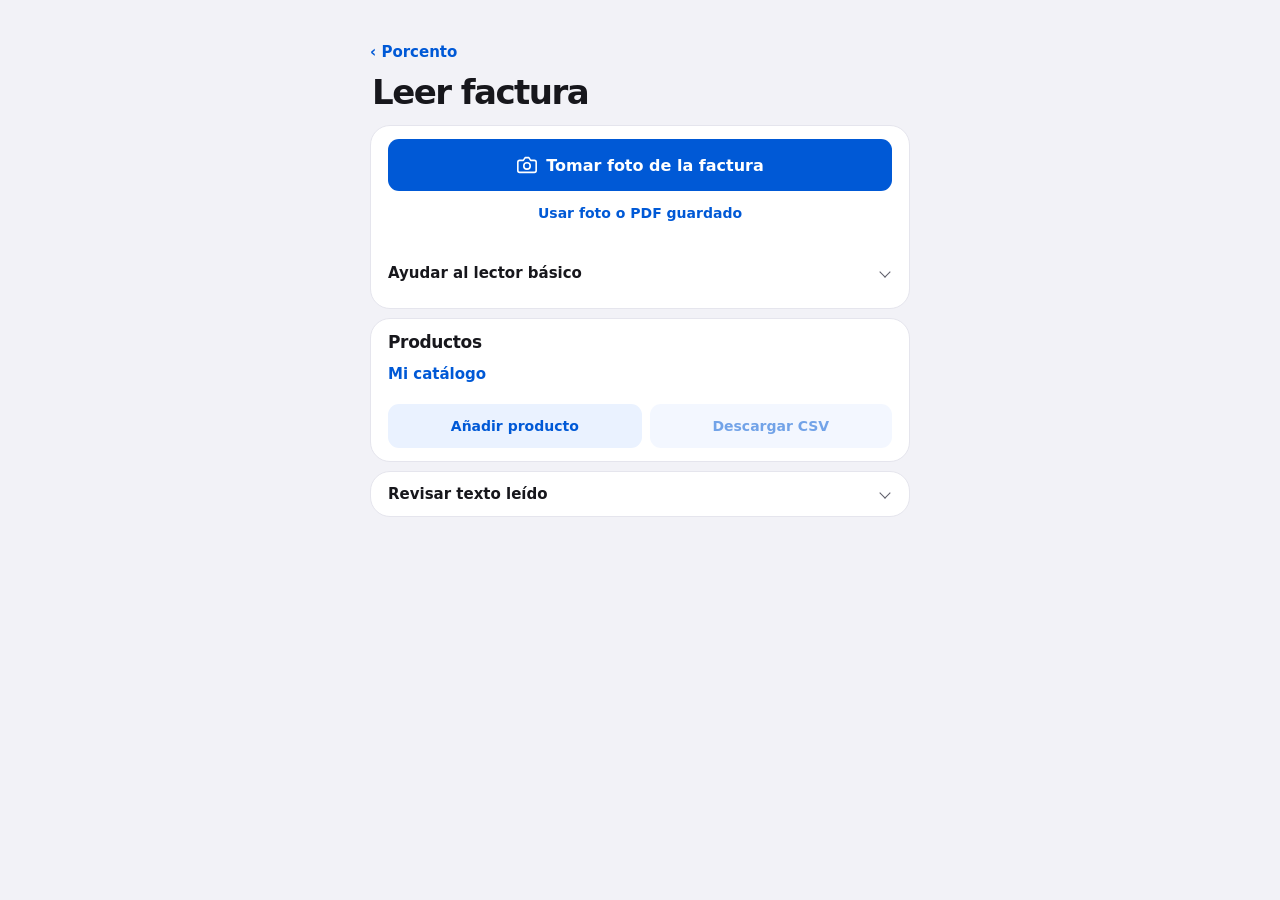
<file: scanner.html>
<!doctype html>
<html lang="es">
<head>
  <meta charset="utf-8">
  <meta name="viewport" content="width=device-width,initial-scale=1,viewport-fit=cover">
  <meta name="theme-color" content="#f2f2f7">
  <link rel="apple-touch-icon" href="./icon-180.png">
  <meta name="apple-mobile-web-app-capable" content="yes">
  <link rel="stylesheet" href="./porcento.css?v=24">
  <title>Leer factura · Porcento</title>
  <style>
    #takePhoto { width: 100%; gap: 8px; min-height: 52px; font-size: 16px; }
    #takePhoto .icon { width: 22px; height: 22px; }
    #chooseFile { display: flex; margin: 0 auto; }
    #selectedInvoice { margin: 0 0 8px; text-align: center; }
    #selectedInvoice:empty { display: none; }
    #preview { display: block; max-width: 100%; max-height: 220px; margin: 10px auto 0; border-radius: 10px; }
    #status, .invoice-actions { margin-top: 8px; }
    .invoice-disclosure { margin-top: 8px; }
    .invoice-disclosure .caption { display: block; margin-top: 8px; }
    #items { margin-top: 8px; }
    #basicOptions { margin-top: 8px; }
    #basicOptions select { width: 100%; min-height: 44px; padding: 8px; border: 1px solid var(--hairline); border-radius: 10px; background: var(--field); color: inherit; font: inherit; }
    #totalPhotoStatus { margin-top: 4px; }
    #printedTotalEntry { margin-top: 10px; }
    #printedTotalEntry input { margin-bottom: 6px; }
    #invoiceSummary[data-state="review"] { color: var(--negative); }
    .product { padding-top: 7px; border-top: 1px solid var(--hairline); }
    .product + .product { margin-top: 8px; }
    .product-title { display: flex; align-items: end; gap: 8px; margin-bottom: 7px; }
    .product-title .field { flex: 1; }
    .remove { flex: none; color: var(--negative); }
    .invoice-prices { display: grid; grid-template-columns: repeat(3, minmax(0, 1fr)); gap: 5px; margin-top: 8px; }
    .invoice-prices > div { background: var(--tint); border-radius: 10px; text-align: center; padding: 5px; min-width: 0; }
    .invoice-prices .amount { display: block; color: var(--accent); }
    .invoice-markup { margin-top: 6px; padding: 7px 8px; display: flex; align-items: baseline; justify-content: space-between; gap: 8px; }
    .invoice-markup .amount { color: var(--accent); }
    .invoice-warning { margin: 7px 0; color: var(--negative); }
    #raw { min-height: 100px; resize: vertical; }
    .invoice-unit-cost { margin-top: 8px; }
    .save-to-catalog { margin-top: 6px; }
    .save-to-catalog .actions { align-items: end; }
    #catalogBatch { padding: 8px 0; }
    .catalog-choice { display: flex; align-items: center; gap: 8px; min-height: 44px; margin: 0; }
    .catalog-choice input { appearance: auto; width: 18px; min-height: auto; height: 18px; accent-color: var(--accent); }
  </style>
</head>
<body>
  <main class="app">
    <a class="back" href="./index.html">‹ Porcento</a>
    <header class="page-header"><h1>Leer factura</h1></header>
    <section class="card" aria-label="Capturar factura">
      <button class="primary" id="takePhoto" type="button">
        <svg class="icon" viewBox="0 0 24 24" aria-hidden="true"><path d="M4 7h4l2-3h4l2 3h4a2 2 0 0 1 2 2v9a2 2 0 0 1-2 2H4a2 2 0 0 1-2-2V9a2 2 0 0 1 2-2Z"/><circle cx="12" cy="13" r="3.5"/></svg>
        Tomar foto de la factura
      </button>
      <button class="quiet" id="chooseFile" type="button">Usar foto o PDF guardado</button>
      <input id="cameraFile" type="file" accept="image/*" capture="environment" hidden>
      <input id="file" type="file" accept="image/*,application/pdf" hidden>
      <p id="selectedInvoice" class="caption" role="status"></p>
      <div class="actions invoice-actions">
        <button class="primary" id="read" type="button" hidden>Volver a leer factura</button>
      </div>
      <details class="invoice-disclosure" id="basicOptions">
        <summary>Ayudar al lector básico</summary>
        <div class="details-body">
          <label for="invoiceFormat">Formato de factura</label>
          <select id="invoiceFormat">
            <option value="">Detectar automáticamente</option>
            <option value="dairy">Jersey Dairy Express</option>
            <option value="aaa">AAA Wholesale</option>
            <option value="taino">Taíno Trading</option>
            <option value="rosas">Rosas Distribution</option>
            <option value="azmetro">AZ Metro Distributors</option>
          </select>
          <small class="caption" id="formatHint">Incluye los encabezados de la tabla y los importes. Si el total quedó fuera, añade una foto del total de la misma factura.</small>
          <button id="takeTotalPhoto" type="button">Tomar foto del total</button>
          <button class="quiet" id="removeTotalPhoto" type="button" hidden>Quitar foto del total</button>
          <input id="totalPhotoFile" type="file" accept="image/*" capture="environment" hidden>
          <p id="totalPhotoStatus" class="status" role="status"></p>
        </div>
      </details>
      <p id="status" class="status" role="status"></p>
      <img id="preview" hidden alt="Vista previa de la factura">
    </section>
    <section class="card" aria-labelledby="products-heading">
      <h2 id="products-heading">Productos</h2>
      <a class="back" href="./catalogo.html">Mi catálogo</a>
      <p id="invoiceSummary" class="status" aria-live="polite"></p>
      <form id="printedTotalEntry" hidden>
        <label for="printedTotal">Total impreso en la factura ($)</label>
        <input id="printedTotal" type="text" inputmode="decimal" placeholder="0.00" autocomplete="off">
        <div id="adjustmentEntry" class="field" hidden>
          <label for="printedAdjustments">Ajustes impresos en total ($)</label>
          <input id="printedAdjustments" type="text" inputmode="decimal" placeholder="Ej. 2.50 o -1.00" autocomplete="off" aria-describedby="adjustmentHelp">
          <p class="caption" id="adjustmentHelp">Suma los cargos y resta los descuentos que aparecen fuera de los renglones.</p>
        </div>
        <button type="submit">Comprobar total</button>
        <p id="totalInputStatus" class="status" role="status"></p>
      </form>
      <div id="catalogBatch" hidden>
        <div class="actions">
          <label class="catalog-choice"><input type="checkbox" id="selectCatalogRows">Seleccionar todos</label>
          <button id="saveCatalogRows" type="button" disabled>Guardar seleccionados</button>
        </div>
        <p id="catalogBatchStatus" class="status" role="status"></p>
      </div>
      <div id="items"></div>
      <div class="actions invoice-actions">
        <button id="add" type="button">Añadir producto</button>
        <button id="export" type="button">Descargar CSV</button>
      </div>
    </section>
    <details class="card">
      <summary>Revisar texto leído</summary>
      <div class="details-body">
        <label for="raw">Texto de la factura</label>
        <textarea id="raw" placeholder="También puedes pegar texto aquí."></textarea>
        <button id="parse" type="button">Analizar texto</button>
      </div>
    </details>
  </main>
  <script src="./factura.js?v=32"></script>
  <script src="./catalogo.js?v=32"></script>
  <script src="./barcode.js?v=31"></script>
  <script>
const $ = id => document.getElementById(id);
const ios = /iPad|iPhone|iPod/.test(navigator.userAgent) || (navigator.platform === 'MacIntel' && navigator.maxTouchPoints > 1);
const money = n => Number.isFinite(n) ? '$' + n.toFixed(2) : '—';
let rows = [];
let displayedBatchBusy = false;
let nextSourceLine = 0;

const catalog = window.PorcentoCatalogo;
let catalogProducts = new Map();
let invoiceSource = {};
let analyzedText = '';
let invoiceReadRequest = 0;
let manualInvoiceId = crypto.randomUUID();
const supplierNames = {
  azmetro: 'AZ Metro Distributors', aaa: 'AAA Wholesale', dairy: 'Jersey Dairy Express',
  taino: 'Taíno Trading', rosas: 'Rosas Distribution'
};

function documentSource(text, format = '') {
  const kind = format || invoice.detectFormat(text);
  const supplier = supplierNames[kind] ?? '';
  const fields = text.split(/\r?\n/).slice(0, 18).join('\n');
  const number = fields.match(/\b(?:delivery|invoice)\s*(?:no\.?|number|#)[:. \t]*[\r\n \t]*([A-Z0-9-]{5,})\b/i)?.[1] ?? '';
  const datePattern = kind === 'aaa' ? '(20\\d{2}|\\d{2})' : '(20\\d{2})';
  const date = fields.match(new RegExp('\\b(?:invoice date|delivery date|fecha(?: de (?:factura|entrega))?|date)\\s*[:# ]*\\s*(\\d{1,2})[/-](\\d{1,2})[/-]' + datePattern + '\\b', 'i'))
    ?? fields.match(/\b(\d{1,2})[/-](\d{1,2})[/-](20\d{2})\b/);
  const year = date ? Number(date[3]) + (date[3].length === 2 ? 2000 : 0) : null;
  const day = date ? new Date(year, Number(date[1]) - 1, Number(date[2]), 12) : null;
  const dateValue = day && day.getMonth() + 1 === Number(date[1]) && day.getDate() === Number(date[2]) ? day.getTime() : null;
  const trans = kind === 'aaa' ? fields.match(/\bTrans(?:action)?[ \t]*(?:No\.?|#)?[ \t]*:?[ \t]*(\d{4,10})\b/i)?.[1] : null;
  const shortTicketId = trans && dateValue !== null
    ? [year, date[1].padStart(2, '0'), date[2].padStart(2, '0'), trans].join('-') : '';
  return { supplier, number: shortTicketId || (supplier && /\d/.test(number) ? number : ''), date: dateValue };
}

const rowCode = row => row.codigoTipo === 'interno' ? '' : String(row.codigo ?? '').trim().replace(/[\s-]+/g, '');
const normalizedText = text => text.trim().replace(/\r/g, '').replace(/[ \t]+/g, ' ');
const invoiceNumberId = source => source.number ? source.supplier + ':' + source.number.toUpperCase() : '';
async function fingerprint(data) {
  const hash = await crypto.subtle.digest('SHA-256', data);
  return Array.from(new Uint8Array(hash), byte => byte.toString(16).padStart(2, '0')).join('');
}
const recordId = row => (invoiceSource.id ?? manualInvoiceId) + ':' + row.sourceLine;
const legacyRecordId = row => invoiceSource.legacyId ? invoiceSource.legacyId + ':' + row.sourceLine : '';
const rowCost = (row, verified) => verified && !row.review && !row.costUnconfirmed ? invoice.unitCost(row.costo, row.cantidad) : null;
const codeMatches = code => /^\d{8,14}$/.test(code);
function rowProblem(row, verified) {
  if (!(row.nombre ?? '').trim()) return 'Escribe el nombre del producto.';
  if (rowCode(row) && !codeMatches(rowCode(row))) return 'Corrige el UPC/EAN o deja el campo vacío.';
  if (row.review || row.costUnconfirmed) return 'Confirma el costo y las unidades vendibles.';
  if (invoice.unitCost(row.costo, row.cantidad) === null) return 'Revisa el importe y escribe una cantidad entera de unidades.';
  const sale = (row.catalogSale ?? '').trim();
  if (sale && (invoice.moneyCents(sale) === null || invoice.moneyCents(sale) < 0)) return 'Revisa el precio de venta.';
  return verified ? '' : 'Cuadra los importes de la factura para guardar.';
}

function catalogInput(row, costsVerified) {
  const cost = rowCost(row, costsVerified);
  return {
    name: row.nombre ?? '', code: rowCode(row), cost, sale: row.catalogSale ?? '',
    purchase: cost === null ? null : { cents: invoice.moneyCents(row.costo), units: Number(row.cantidad) },
    record: { id: recordId(row), legacyId: legacyRecordId(row), date: invoiceSource.date, supplier: invoiceSource.supplier }
  };
}

async function loadCatalogMatches() {
  const request = ++invoiceReadRequest;
  try {
    const products = await catalog.list();
    if (request !== invoiceReadRequest) return;
    catalogProducts = new Map(products.filter(product => product.code).map(product => [product.code, product]));
  } catch {
    if (request !== invoiceReadRequest) return;
    catalogProducts = new Map();
  }
  recalc();
}

function showCatalogComparison(product, row, verified) {
  const element = product.querySelector('.catalog-comparison');
  const code = rowCode(row);
  const known = codeMatches(code) && catalog.matchByCode(code, catalogProducts);
  const saleField = product.querySelector('.catalog-sale');
  saleField.placeholder = known?.sale != null ? (known.sale / 100).toFixed(2) + ' guardado' : 'Dejar pendiente';
  if (!known) {
    element.textContent = row.codigoTipo === 'interno' ? 'Escanea el UPC para buscar en Mi catálogo.' : '';
    return;
  }
  const history = catalog.purchaseHistory(known);
  const recordedIndex = history.findIndex(purchase => purchase.id === recordId(row) || Boolean(legacyRecordId(row) && purchase.id === legacyRecordId(row)));
  const recorded = recordedIndex >= 0;
  const earlier = recorded ? history[recordedIndex + 1]?.cost : Number.isFinite(invoiceSource.date)
    ? history.find(purchase => purchase.date == null || purchase.date <= invoiceSource.date)?.cost : known.cost;
  const cost = rowCost(row, verified);
  const sale = known.sale;
  const oldMargin = catalog.grossMargin(earlier, sale);
  const newMargin = catalog.grossMargin(cost, sale);
  const margin = oldMargin == null || newMargin == null ? null : oldMargin.toFixed(1) + '% → ' + newMargin.toFixed(1) + '%';
  element.textContent = [
    'En Mi catálogo: ' + known.name,
    recorded ? 'Compra guardada' : '',
    earlier == null ? '' : 'Costo anterior por unidad: ' + money(earlier),
    cost === null ? '' : 'Costo nuevo por unidad: ' + money(cost),
    cost !== null && earlier != null && !recorded ? (cost > earlier + 1e-9 ? 'Subió' : cost < earlier - 1e-9 ? 'Bajó' : 'Sin cambio') : '',
    sale == null ? '' : 'Tu precio: ' + money(sale / 100),
    margin ? 'Margen a tu precio: ' + margin : newMargin == null ? '' : 'Margen a tu precio: ' + newMargin.toFixed(1) + '%'
  ].filter(Boolean).join(' · ');
}

function updateCatalogSelection(eligible = rows.filter(row => !rowProblem(row, !totals || invoice.reconcile(rows, totals).verified))) {
  const selected = eligible.filter(row => row.catalogSelected).length;
  const all = $('selectCatalogRows');
  $('catalogBatch').hidden = rows.length < 2;
  all.checked = eligible.length > 0 && selected === eligible.length;
  all.indeterminate = selected > 0 && selected < eligible.length;
  all.disabled = displayedBatchBusy || !eligible.length;
  $('saveCatalogRows').disabled = !selected || displayedBatchBusy;
  $('saveCatalogRows').textContent = selected ? 'Guardar seleccionados (' + selected + ')' : 'Guardar seleccionados';
}

$('selectCatalogRows').onchange = () => {
  const verified = !totals || invoice.reconcile(rows, totals).verified;
  for (const row of rows) row.catalogSelected = !rowProblem(row, verified) && $('selectCatalogRows').checked;
  recalc();
  $('catalogBatchStatus').textContent = '';
  updateCatalogSelection();
};

$('saveCatalogRows').onclick = async () => {
  const verified = !totals || invoice.reconcile(rows, totals).verified;
  const selected = rows.filter(row => row.catalogSelected && !rowProblem(row, verified));
  if (!selected.length || displayedBatchBusy) return;
  const status = $('catalogBatchStatus');
  status.textContent = '';
  if (totals?.foreignCurrency) {
    status.textContent = 'La factura está en otra moneda. Añade los productos desde Mi catálogo con sus precios en dólares.';
    return;
  }
  const inputs = selected.map(row => catalogInput(row, verified));
  const currentRows = rows;
  displayedBatchBusy = true;
  updateCatalogSelection();
  try {
    const results = await catalog.saveInvoiceProducts(inputs);
    if (rows !== currentRows) return;
    results.forEach((result, index) => {
      if (result.saved || result.duplicate) selected[index].catalogSelected = false;
    });
    $('items').querySelectorAll('.catalog-choice input').forEach((input, index) => {
      input.checked = Boolean(rows[index].catalogSelected);
    });
    const saved = results.filter(result => result.saved).length;
    const duplicates = results.filter(result => result.duplicate).length;
    const pending = results.filter(result => result.pending).length;
    status.textContent = [
      saved === 1 ? '1 compra guardada.' : saved ? saved + ' compras guardadas.' : '',
      duplicates ? 'Ya registradas: ' + duplicates + '.' : '',
      pending ? 'Por revisar: ' + pending + '. Confirma el costo y las unidades.' : ''
    ].filter(Boolean).join(' ');
    await loadCatalogMatches();
  } catch (error) {
    if (rows === currentRows) status.textContent = error.message || 'No se pudieron guardar los productos.';
  } finally {
    displayedBatchBusy = false;
    updateCatalogSelection();
  }
};

function catalogControls(row, index) {
  const section = document.createElement('div');
  section.className = 'save-to-catalog';
  const actions = document.createElement('div');
  actions.className = 'actions';
  const field = document.createElement('div');
  field.className = 'field';
  const label = document.createElement('label');
  label.textContent = 'Precio de venta ($, opcional)';
  const price = document.createElement('input');
  price.inputMode = 'decimal';
  price.className = 'catalog-sale';
  price.placeholder = 'Dejar pendiente';
  price.value = row.catalogSale ?? '';
  price.oninput = () => { row.catalogSale = price.value; recalc(); };
  price.id = 'catalog-sale-' + index;
  label.htmlFor = price.id;
  field.append(label, price);
  const save = document.createElement('button');
  save.type = 'button';
  save.className = 'save-purchase';
  save.textContent = 'Guardar compra';
  const status = document.createElement('p');
  status.className = 'status';
  status.setAttribute('role', 'status');
  save.onclick = async () => {
    if (row.saving || rowProblem(row, !totals || invoice.reconcile(rows, totals).verified)) return;
    if (totals?.foreignCurrency) {
      status.textContent = 'Esta factura está en otra moneda. Añade el producto desde Mi catálogo con sus precios en dólares.';
      return;
    }
    const input = catalogInput(row, !totals || invoice.reconcile(rows, totals).verified);
    row.saving = true;
    save.disabled = true;
    price.disabled = true;
    try {
      const [result] = await catalog.saveInvoiceProducts([input]);
      status.textContent = result.saved ? 'Compra guardada en Mi catálogo.' :
        result.duplicate ? 'Esta compra ya está registrada.' : 'Confirma el costo y las unidades antes de guardar.';
      if (result.saved || result.duplicate) {
        row.catalogSelected = false;
        const checkbox = section.querySelector('input[type=checkbox]');
        if (checkbox) checkbox.checked = false;
        updateCatalogSelection();
        await loadCatalogMatches();
      }
    } catch (error) {
      status.textContent = error.message || 'No se pudo guardar el producto.';
    } finally {
      row.saving = false;
      price.disabled = false;
      recalc();
    }
  };
  actions.append(field, save);
  const hint = document.createElement('p');
  hint.className = 'caption save-hint';
  section.append(actions, hint, status);
  if (rows.length > 1) {
    const choice = document.createElement('label');
    choice.className = 'catalog-choice';
    const checkbox = document.createElement('input');
    checkbox.type = 'checkbox';
    checkbox.checked = Boolean(row.catalogSelected);
    checkbox.onchange = () => {
      row.catalogSelected = checkbox.checked;
      $('catalogBatchStatus').textContent = '';
      updateCatalogSelection();
    };
    choice.append(checkbox, 'Seleccionar para guardar');
    section.append(choice);
  }
  return section;
}

function draw() {
  const items = $('items');
  $('catalogBatchStatus').textContent = '';
  items.replaceChildren();
  rows.forEach((row, index) => {
    const product = document.createElement('article');
    product.className = 'product';
    const heading = document.createElement('div');
    heading.className = 'product-title';
    const fields = document.createElement('div');
    fields.className = 'fields';

    function field(name, label, mode) {
      const wrapper = document.createElement('div');
      wrapper.className = 'field';
      const input = document.createElement('input');
      input.id = name + '-' + index;
      input.type = mode ? 'number' : 'text';
      if (mode) {
        input.inputMode = mode;
        if (mode === 'numeric') input.min = '1';
        input.step = mode === 'decimal' ? '.01' : '1';
      }
      input.value = row[name] ?? '';
      if (name === 'codigo') input.inputMode = 'numeric';
      input.addEventListener('input', () => {
        row[name] = input.value;
        if (name === 'codigo') row.codigoTipo = '';
        recalc();
      });
      const caption = document.createElement('label');
      caption.htmlFor = input.id;
      caption.textContent = label;
      wrapper.append(caption, input);
      if (name === 'codigo') window.PorcentoBarcode.addButton(input);
      return wrapper;
    }

    const remove = document.createElement('button');
    remove.className = 'quiet remove';
    remove.type = 'button';
    remove.textContent = 'Eliminar';
    remove.setAttribute('aria-label', 'Eliminar producto ' + (index + 1));
    remove.onclick = () => { rows.splice(index, 1); draw(); };
    heading.append(field('nombre', 'Producto', ''), remove);
    fields.append(field('costo', 'Costo total ($)', 'decimal'), field('cantidad', 'Unidades', 'numeric'));
    const prices = document.createElement('div');
    prices.className = 'invoice-prices';
    prices.setAttribute('aria-label', 'Precio por margen');
    for (const margin of margins) {
      const cell = document.createElement('div');
      const label = document.createElement('small');
      label.textContent = margin + '%';
      const amount = document.createElement('strong');
      amount.className = 'amount';
      amount.dataset.margin = margin;
      cell.append(label, amount);
      prices.append(cell);
    }
    const codeField = field('codigo', row.codigoTipo === 'interno' ? 'Código del proveedor (puedes poner el UPC)' : 'UPC o código de barras', '');
    const comparison = document.createElement('p');
    comparison.className = 'caption catalog-comparison';
    comparison.setAttribute('aria-live', 'polite');
    product.append(comparison, heading, fields, codeField);
    if (row.info) {
      const info = document.createElement('p');
      info.className = 'caption';
      info.textContent = row.info;
      product.append(info);
    }
    if (row.review || row.costUnconfirmed) {
      const note = document.createElement('p');
      note.className = 'caption invoice-warning';
      note.textContent = row.warning || 'Confirma el costo y las unidades.';
      const confirm = document.createElement('button');
      confirm.type = 'button';
      confirm.textContent = 'Confirmar costo y unidades';
      confirm.onclick = () => {
        if (invoice.unitCost(row.costo, row.cantidad) === null || !Number.isSafeInteger(Number(row.cantidad)) || Number(row.cantidad) < 1) {
          note.textContent = 'Escribe un importe y un número entero de unidades.';
          return;
        }
        row.review = false;
        row.costUnconfirmed = false;
        row.warning = '';
        note.remove();
        confirm.remove();
        recalc();
      };
      product.append(note, confirm);
    }
    const markup = document.createElement('div');
    markup.className = 'invoice-markup';
    const markupLabel = document.createElement('small');
    markupLabel.textContent = 'Precio con costo +50%';
    const markupAmount = document.createElement('strong');
    markupAmount.className = 'amount';
    markupAmount.dataset.markup = '50';
    markup.append(markupLabel, markupAmount);
    const cost = document.createElement('p');
    cost.className = 'invoice-unit-cost caption';
    product.append(cost, prices, markup, catalogControls(row, index));
    items.append(product);
  });
  updateCatalogSelection();
  recalc();
  void loadCatalogMatches();
}

function recalc() {
  const check = totals ? invoice.reconcile(rows, totals) : null;
  const eligible = [];
  const verified = !check || check.verified;
  [...$('items').children].forEach((product, index) => {
    const row = rows[index];
    showCatalogComparison(product, row, verified);
    const problem = rowProblem(row, verified);
    if (!problem) eligible.push(row);
    product.querySelector('.save-hint').textContent = problem;
    product.querySelector('.save-purchase').disabled = Boolean(problem || row.saving);
    const checkbox = product.querySelector('.catalog-choice input');
    if (checkbox) {
      checkbox.disabled = Boolean(problem || displayedBatchBusy);
      checkbox.checked = !problem && Boolean(row.catalogSelected);
    }
    const pending = row.review || row.costUnconfirmed || !verified;
    const cost = invoice.unitCost(row.costo, row.cantidad);
    product.querySelector('.invoice-unit-cost').textContent = 'Costo por unidad: ' + money(cost ?? NaN) +
      (cost !== null && (pending || row.costUnconfirmed) ? ' · provisional' : '');
    for (const amount of product.querySelectorAll('[data-margin]')) {
      const margin = Number(amount.dataset.margin);
      const price = pending ? null : invoice.suggestedPrice(row.costo, row.cantidad, margin);
      amount.textContent = price === null ? '—' : money(price);
    }
    const markupPrice = pending ? null : invoice.priceWithMarkup(row.costo, row.cantidad);
    product.querySelector('[data-markup]').textContent = markupPrice === null ? '—' : money(markupPrice);
  });
  updateCatalogSelection(eligible);
  updateInvoiceSummary(check, eligible.length);
}

const invoice = window.PorcentoFactura;
const margins = [33, 45, 50];
let totals = null;
let documentNotes = [];

function displayInvoice(result, notes = []) {
  totals = result.totals;
  const verified = invoice.reconcile(result.rows, totals).verified;
  rows = result.rows.map((row, sourceLine) => ({ ...row, sourceLine,
    catalogSelected: rowCost(row, verified) !== null }));
  nextSourceLine = rows.length;
  documentNotes = Array.isArray(notes) ? notes.filter(note => typeof note === 'string').slice(0, 5) : [];
  $('printedAdjustments').value = '';
  $('printedTotal').value = totals.total === null ? '' : (totals.total / 100).toFixed(2);
  $('totalInputStatus').textContent = '';
  draw();
  $('status').textContent = rows.length
    ? rows.length + (rows.length === 1 ? ' producto detectado.' : ' productos detectados.')
    : 'No pude identificar productos. Toma una foto más cerca de la tabla o añade los renglones manualmente.';
}

function updateInvoiceSummary(check, ready = 0) {
  const summary = $('invoiceSummary');
  const formatted = cents => money(cents / 100);
  const reviewCount = rows.filter(row => rowProblem(row, true)).length;
  const differenceText = difference => difference > 0 ? 'Faltan ' + formatted(difference) : 'Sobran ' + formatted(-difference);
  summary.dataset.state = (check && !check.verified) || reviewCount ? 'review' : '';
  $('adjustmentEntry').hidden = !totals?.adjustments.includes(null);
  $('printedTotalEntry').hidden = !check || check.verified;
  summary.textContent = check ? [
    check.verified ? 'Importes conciliados.' : 'Importes pendientes de conciliar.',
    ready ? ready + (ready === 1 ? ' compra lista para guardar.' : ' compras listas para guardar.') : '',
    !ready && rows.length ? 'Aún no hay compras listas para guardar.' : '',
    rows.some(row => invoice.moneyCents(row.costo) !== null) ? 'Importes registrados: ' + formatted(check.sum) + '.' : 'Aún no hay importes de productos.',
    totals.subtotal === null ? '' : 'Subtotal impreso: ' + formatted(totals.subtotal) + '.',
    check.computed === check.sum ? '' : 'Con ajustes: ' + formatted(check.computed) + '.',
    totals.total === null ? 'El total impreso no se pudo leer. Puedes escribirlo abajo.' : (totals.manualTotal ? 'Total escrito: ' : 'Total impreso: ') + formatted(totals.total) + '.',
    check.subtotalDifference ? differenceText(check.subtotalDifference) + ' para cuadrar el subtotal.' : '',
    check.difference ? differenceText(check.difference) + ' para cuadrar el total.' : '',
    check.pending ? 'Confirma los importes pendientes.' : '',
    totals.foreignCurrency ? 'Se detectó otra moneda. Los precios de Porcento están en dólares estadounidenses.' : '',
    totals.conflictingTotal ? 'Las dos lecturas dieron totales distintos. Confirma el que aparece en la factura.' : '',
    totals.adjustments.includes(null) ? 'Hay un ajuste impreso por confirmar.' : '',
    totals.partial ? 'La imagen o el documento está incompleto.' : '',
    reviewCount ? reviewCount + (reviewCount === 1 ? ' renglón por revisar.' : ' renglones por revisar.') : '',
    ...documentNotes
  ].filter(Boolean).join(' ') : rows.length ? ready + ' de ' + rows.length + ' compras listas para guardar.' : '';
  $('export').disabled = !rows.length || Boolean(check && !check.verified);
}

$('printedTotalEntry').onsubmit = event => {
  event.preventDefault();
  const entered = invoice.moneyCents($('printedTotal').value);
  if (!totals || entered === null) {
    $('totalInputStatus').textContent = 'Escribe el total tal como aparece en la factura.';
    return;
  }
  if (totals.adjustments.includes(null)) {
    const adjustments = invoice.moneyCents($('printedAdjustments').value);
    if (adjustments === null) {
      $('totalInputStatus').textContent = 'Escribe el total de cargos y descuentos impresos.';
      return;
    }
    totals.adjustments = [adjustments];
    totals.manualAdjustments = true;
  }
  totals.total = entered;
  totals.manualTotal = true;
  totals.conflictingTotal = false;
  $('totalInputStatus').textContent = '';
  recalc();
};

const scripts = new Map();
function loadScript(url) {
  if (!scripts.has(url)) {
    const pending = new Promise((resolve, reject) => {
      const script = document.createElement('script');
      script.src = url;
      script.onload = resolve;
      script.onerror = () => reject(Error('No se pudo cargar el lector.'));
      document.head.append(script);
    }).catch(error => { scripts.delete(url); throw error; });
    scripts.set(url, pending);
  }
  return scripts.get(url);
}

const pdfBase = 'https://cdn.jsdelivr.net/npm/pdfjs-dist@5.4.624/legacy/build/';
let pdfLibrary;
const isPdf = file => file.type === 'application/pdf' || /\.pdf$/i.test(file.name);

async function openPdf(file) {
  pdfLibrary ??= import(pdfBase + 'pdf.min.mjs').catch(error => {
    pdfLibrary = null;
    throw error;
  });
  const pdf = await pdfLibrary;
  pdf.GlobalWorkerOptions.workerSrc = pdfBase + 'pdf.worker.min.mjs';
  return pdf.getDocument({ data: await file.arrayBuffer(), isEvalSupported: false }).promise;
}

async function pdfPageCanvas(page) {
  const canvas = document.createElement('canvas');
  const natural = page.getViewport({ scale: 1 });
  const viewport = page.getViewport({ scale: Math.min(3, 2800 / Math.max(natural.width, natural.height)) });
  canvas.width = Math.round(viewport.width);
  canvas.height = Math.round(viewport.height);
  try {
    const text = await page.getTextContent();
    canvas.invoiceWords = text.items.flatMap(item => {
      if (!item.str?.trim() || !item.transform || item.width <= 0 || item.height <= 0) return [];
      const [x, baseline] = viewport.convertToViewportPoint(item.transform[4], item.transform[5]);
      const height = item.height * viewport.scale;
      return [...item.str.matchAll(/\S+/g)].map(term => ({
        text: term[0], x: x + item.width * viewport.scale * term.index / item.str.length,
        y: baseline - height, width: item.width * viewport.scale * term[0].length / item.str.length, height
      }));
    });
  } catch { /* A scanned page can still be rendered for OCR. */ }
  // Render lazily so a PDF with readable text needs neither rendering nor OCR.
  canvas.renderPdf = async () => {
    await page.render({ canvas, viewport }).promise;
    delete canvas.renderPdf;
  };
  return canvas;
}

function sourceSize(source) {
  return { width: source.naturalWidth || source.width, height: source.naturalHeight || source.height };
}

function receiptFrame(source) {
  const size = sourceSize(source);
  const sampleScale = Math.min(1, 720 / Math.max(size.width, size.height));
  const width = Math.max(1, Math.round(size.width * sampleScale));
  const height = Math.max(1, Math.round(size.height * sampleScale));
  const sample = document.createElement('canvas');
  sample.width = width;
  sample.height = height;
  const context = sample.getContext('2d', { willReadFrequently: true });
  context.drawImage(source, 0, 0, width, height);
  const pixels = context.getImageData(0, 0, width, height).data;
  const paper = new Uint8Array(width * height);
  for (let index = 0, pixel = 0; index < pixels.length; index += 4, pixel++) {
    const max = Math.max(pixels[index], pixels[index + 1], pixels[index + 2]);
    const min = Math.min(pixels[index], pixels[index + 1], pixels[index + 2]);
    const saturation = max === 0 ? 0 : (max - min) / max;
    paper[pixel] = max > 185 && saturation < 0.28 ? 1 : 0;
  }
  const columns = new Float64Array(width);
  for (let x = 0; x < width; x++) {
    let count = 0;
    for (let y = 0; y < height; y++) count += paper[y * width + x];
    columns[x] = count / height;
  }
  const smooth = new Float64Array(width);
  const radius = Math.max(2, Math.round(width * 0.012));
  for (let x = 0; x < width; x++) {
    let sum = 0, count = 0;
    for (let offset = -radius; offset <= radius; offset++) {
      const index = x + offset;
      if (index >= 0 && index < width) { sum += columns[index]; count++; }
    }
    smooth[x] = sum / count;
  }
  let peak = 0, peakAt = 0;
  for (let x = 0; x < width; x++) if (smooth[x] > peak) { peak = smooth[x]; peakAt = x; }
  if (peak < 0.34) return null;
  const threshold = Math.max(0.28, peak * 0.58);
  let start = peakAt, end = peakAt + 1;
  while (start > 0 && smooth[start - 1] >= threshold) start--;
  while (end < width && smooth[end] >= threshold) end++;
  const band = end - start;
  if (band < width * 0.08 || band > width * 0.84) return null;
  const pad = Math.round(band * 0.05);
  start = Math.max(0, start - pad);
  end = Math.min(width, end + pad);
  const rowScore = y => {
    let count = 0;
    for (let x = start; x < end; x++) count += paper[y * width + x];
    return count / (end - start);
  };
  let top = 0, bottom = height;
  while (top < height * 0.3 && rowScore(top) < 0.22) top++;
  while (bottom > height * 0.7 && rowScore(bottom - 1) < 0.22) bottom--;
  if (bottom - top < height * 0.4) return null;
  const centerOf = (from, to) => {
    let mass = 0, moment = 0;
    const x0 = Math.max(0, start - radius);
    const x1 = Math.min(width, end + radius);
    for (let y = from; y < to; y++) {
      for (let x = x0; x < x1; x++) if (paper[y * width + x]) { mass++; moment += x; }
    }
    return mass ? moment / mass : (start + end) / 2;
  };
  const slice = Math.max(4, Math.round((bottom - top) * 0.16));
  const dx = centerOf(bottom - slice, bottom) - centerOf(top, top + slice);
  const dy = (bottom - slice / 2) - (top + slice / 2);
  const angle = Math.atan2(dx, dy);
  if (Math.abs(angle) > 0.2) return null;
  return { left: start / width, right: end / width, top: top / height, bottom: bottom / height, angle };
}

function stretchPaper(canvas) {
  const context = canvas.getContext('2d', { willReadFrequently: true });
  const image = context.getImageData(0, 0, canvas.width, canvas.height);
  const pixels = image.data;
  const histogram = new Uint32Array(256);
  for (let index = 0; index < pixels.length; index += 4) {
    const gray = (pixels[index] * 299 + pixels[index + 1] * 587 + pixels[index + 2] * 114) / 1000 | 0;
    pixels[index] = gray;
    histogram[gray]++;
  }
  const count = pixels.length / 4;
  let low = 0, high = 255, dark = count * 0.015, light = count * 0.012;
  while (low < 200 && (dark -= histogram[low]) > 0) low++;
  while (high > low + 24 && (light -= histogram[high]) > 0) high--;
  const gain = 255 / Math.max(18, high - low);
  for (let index = 0; index < pixels.length; index += 4) {
    const gray = Math.max(0, Math.min(255, (pixels[index] - low) * gain));
    pixels[index] = pixels[index + 1] = pixels[index + 2] = gray;
  }
  context.putImageData(image, 0, 0);
}

function drawScaled(source, limit) {
  const size = sourceSize(source);
  const scale = Math.min(1, limit / Math.max(size.width, size.height));
  const canvas = document.createElement('canvas');
  canvas.width = Math.max(1, Math.round(size.width * scale));
  canvas.height = Math.max(1, Math.round(size.height * scale));
  const context = canvas.getContext('2d');
  context.imageSmoothingQuality = 'high';
  context.drawImage(source, 0, 0, canvas.width, canvas.height);
  canvas.paperWidth = Math.min(size.width, size.height);
  return canvas;
}

function extractReceipt(source, frame) {
  const size = sourceSize(source);
  const centerX = size.width * (frame.left + frame.right) / 2;
  const centerY = size.height * (frame.top + frame.bottom) / 2;
  const paperWidth = size.width * (frame.right - frame.left);
  const paperHeight = size.height * (frame.bottom - frame.top);
  const targetWidth = ios ? 1300 : 1600;
  const maxHeight = ios ? 8000 : 12000;
  let scale = Math.min(targetWidth, paperWidth * 4) / paperWidth;
  if (paperHeight * scale > maxHeight) scale = maxHeight / paperHeight;
  const canvas = document.createElement('canvas');
  canvas.width = Math.max(1, Math.round(paperWidth * scale));
  canvas.height = Math.max(1, Math.round(paperHeight * scale));
  const context = canvas.getContext('2d');
  context.fillStyle = '#fff';
  context.fillRect(0, 0, canvas.width, canvas.height);
  context.imageSmoothingQuality = 'high';
  context.translate(canvas.width / 2, canvas.height / 2);
  context.scale(scale, scale);
  if (Math.abs(frame.angle) > 0.045) context.rotate(-frame.angle);
  context.drawImage(source, -centerX, -centerY);
  canvas.isolated = true;
  canvas.paperWidth = paperWidth;
  stretchPaper(canvas);
  return canvas;
}

async function readCanvas(file) {
  const image = new Image();
  const url = URL.createObjectURL(file);
  try {
    await new Promise((resolve, reject) => {
      image.onload = resolve;
      image.onerror = () => reject(Error('Usa una foto legible en JPEG o PNG.'));
      image.src = url;
    });
    const frame = receiptFrame(image);
    return frame ? extractReceipt(image, frame) : drawScaled(image, ios ? 2200 : 3200);
  } finally {
    URL.revokeObjectURL(url);
  }
}

function ocrRegion(source, top, bottom, start = .09, end = .91, magnify = 2, rotation = 0) {
  const crop = document.createElement('canvas');
  const left = Math.round(source.width * start);
  const width = Math.round(source.width * end) - left;
  const height = Math.round(source.height * (bottom - top));
  const scale = Math.min(magnify, 2150 / width);
  const border = 18;
  crop.width = Math.round(width * scale) + border * 2;
  crop.height = Math.round(height * scale) + border * 2;
  const context = crop.getContext('2d', { willReadFrequently: true });
  context.fillStyle = '#fff';
  context.fillRect(0, 0, crop.width, crop.height);
  context.imageSmoothingQuality = 'high';
  if (rotation) {
    context.save();
    context.translate(border - left * scale, border - Math.round(top * source.height) * scale);
    context.scale(scale, scale);
    context.translate(source.width / 2, source.height / 2);
    context.rotate(rotation * Math.PI / 180);
    context.drawImage(source, -source.width / 2, -source.height / 2);
    context.restore();
  } else {
    context.drawImage(source, left, Math.round(top * source.height), width, height,
      border, border, crop.width - border * 2, crop.height - border * 2);
  }

  const image = context.getImageData(0, 0, crop.width, crop.height);
  const pixels = image.data;
  const histogram = new Uint32Array(256);
  for (let i = 0; i < pixels.length; i += 4) {
    const gray = (pixels[i] * 299 + pixels[i + 1] * 587 + pixels[i + 2] * 114) / 1000 | 0;
    pixels[i] = gray;
    histogram[gray]++;
  }
  let low = 0, high = 255;
  let leftCount = pixels.length / 4 * .003, rightCount = pixels.length / 4 * .003;
  while (low < 230 && (leftCount -= histogram[low]) > 0) low++;
  while (high > low + 24 && (rightCount -= histogram[high]) > 0) high--;
  const gain = 255 / Math.max(24, high - low);
  for (let i = 0; i < pixels.length; i += 4) {
    const gray = (pixels[i] - low) * gain;
    pixels[i] = pixels[i + 1] = pixels[i + 2] = gray;
  }
  context.putImageData(image, 0, 0);
  return crop;
}

function readingIsVerified(result) {
  return invoice.reconcile(result.rows, result.totals).verified;
}

const formatHints = {
  dairy: 'Incluye ITEM, DESCRIPTION, PCS y AMOUNT. Fotografía la línea Total This Invoice si quedó fuera.',
  aaa: 'Incluye el número de artículo, su descripción y el renglón con la cantidad y el importe de cada producto.',
  taino: 'Incluye desde la columna UPC hasta Amount. Fotografía Invoice Total si quedó fuera.',
  rosas: 'Incluye las columnas Producto, Cant, Precio y Total. Fotografía Total Neto si quedó fuera.',
  azmetro: 'Incluye la tabla desde Cases hasta Total y el recuadro con Fuel Charges y Sub Total.'
};
const defaultFormatHint = $('formatHint').textContent;
$('invoiceFormat').onchange = () => {
  $('formatHint').textContent = formatHints[$('invoiceFormat').value] ?? defaultFormatHint;
};

let selectedFile = null;
let selectedTotalPhoto = null;

function setTotalPhoto(file) {
  selectedTotalPhoto = file;
  $('removeTotalPhoto').hidden = !file;
  $('totalPhotoStatus').textContent = file ? 'Foto del total lista para el lector básico.' : '';
}

$('takeTotalPhoto').onclick = () => {
  if (!selectedFile) {
    $('totalPhotoStatus').textContent = 'Toma primero la foto de la tabla de productos.';
    return;
  }
  $('totalPhotoFile').click();
};
$('totalPhotoFile').onchange = () => {
  const input = $('totalPhotoFile');
  if (input.files[0]) setTotalPhoto(input.files[0]);
  input.value = '';
};
$('removeTotalPhoto').onclick = () => setTotalPhoto(null);

$('takePhoto').onclick = () => $('cameraFile').click();
$('chooseFile').onclick = () => $('file').click();
for (const id of ['cameraFile', 'file']) {
  const input = $(id);
  input.onchange = () => {
    const file = input.files[0];
    if (!file) return;
    selectedFile = file;
    invoiceSource = {};
    analyzedText = '';
    manualInvoiceId = crypto.randomUUID();
    nextSourceLine = 0;
    setTotalPhoto(null);
    input.value = '';
    rows = [];
    totals = null;
    documentNotes = [];
    $('raw').value = '';
    draw();
    $('preview').hidden = true;
    $('preview').removeAttribute('src');
    $('status').textContent = '';
    $('selectedInvoice').textContent = isPdf(file) ? 'PDF listo para leer.' : 'Foto lista para leer.';
    $('read').hidden = false;
    $('read').click();
  };
}

async function withInvoice(read) {
  if (!selectedFile) {
    $('status').textContent = 'Toma una foto de la factura o elige una ya guardada.';
    return;
  }
  const controls = ['takePhoto', 'chooseFile', 'takeTotalPhoto', 'removeTotalPhoto', 'invoiceFormat', 'read', 'parse'].map($);
  controls.forEach(button => { button.disabled = true; });
  try {
    $('status').textContent = 'Preparando factura…';
    await read(selectedFile);
  } catch (error) {
    $('status').textContent = error.message || 'No se pudo leer la factura.';
  } finally {
    controls.forEach(button => { button.disabled = false; });
  }
}

function preview(canvas) {
  const image = canvas.toDataURL('image/jpeg', .87);
  $('preview').src = image;
  $('preview').hidden = false;
  return image;
}

async function scanAzMetro(canvas, worker, modes, initial, separateTotals) {
  const words = invoice.tsvWords(initial.tsv);
  const label = words.find(word => /^description$/i.test(word.text));
  const end = words.find(word => /^charges$/i.test(word.text) && word.y > canvas.height * .45);
  const tableTop = label ? Math.max(0, label.y / canvas.height - .032) : .21;
  const tableBottom = Math.min(1, tableTop + .163);
  const footerTop = end ? Math.max(.30, end.y / canvas.height - .11) : .57;
  const parse = text => invoice.parseText(text, { format: 'azmetro' });
  let reading = parse(initial.text);
  const initialTotals = reading.totals;
  let text = '';
  let footer = separateTotals;
  const read = async (image, psm) => {
    await worker.setParameters({ tessedit_pageseg_mode: psm, preserve_interword_spaces: '1' });
    return (await worker.recognize(image, {}, { text: true, tsv: true })).data;
  };

  const footerRegions = [[.64, .95, .215, 4], [.59, .98, .28, 0], [.59, 1, .28, -4]];
  for (const [left, right, span, rotation] of footerRegions) {
    if (footer?.total != null) break;
    const scan = await read(ocrRegion(canvas, footerTop, Math.min(1, footerTop + span), left, right, 2, rotation), modes.SINGLE_BLOCK);
    const candidate = parse(scan.text).totals;
    if (candidate.total !== null) {
      footer = candidate;
      text = scan.text;
    }
  }

  let bestText = initial.text;
  const tableRegions = [
    [tableTop, tableBottom, .08, .924, 2, 4],
    [tableTop, tableBottom, .08, .94, 2, 2],
    [tableTop, Math.min(1, tableBottom + .08), 0, 1, 2, 0],
    [0, Math.min(1, tableBottom + .14), 0, 1, 2, -4],
    [0, 1, 0, 1, 2, 0]
  ];
  for (const region of tableRegions) {
    const image = ocrRegion(canvas, ...region);
    const sparse = await read(image, modes.SPARSE_TEXT);
    const block = await read(image, modes.SINGLE_BLOCK);
    const lines = block.text + '\n' + text;
    const parsed = parse(lines);
    const recovered = invoice.readAzTable(invoice.tsvWords(sparse.tsv), invoice.tsvWords(block.tsv));
    const totals = footer?.total != null ? { ...footer } : { ...reading.totals, total: reading.totals.total ?? parsed.totals.total };
    if (footer?.total != null && initialTotals.total !== null && initialTotals.total !== footer.total) totals.conflictingTotal = true;
    if (footer?.total != null && !footer.adjustments.length && initialTotals.adjustments.length) totals.adjustments = initialTotals.adjustments;
    totals.foreignCurrency ||= reading.totals.foreignCurrency || parsed.totals.foreignCurrency;
    const candidate = invoice.chooseTableReading({ rows: parsed.rows, totals }, { rows: recovered, totals });
    if (invoice.preferReading(reading, candidate)) {
      reading = candidate;
      bestText = lines;
    }
    if (readingIsVerified(reading)) break;
  }
  return { reading, text: bestText, notes: [] };
}

async function readAaaSections(canvas, recognize, headerText, baseline, separateTotals) {
  const parse = text => invoice.parseText(text, { format: 'aaa' });
  const sections = [[.09, .41], [.35, .61], [.55, .79], [.72, .94]];
  const width = canvas.width / canvas.height;
  const [left, right] = width >= .53 ? [.27, .78] : [.01, .99];
  const parts = [];
  for (const [top, bottom] of sections) {
    const text = await recognize(ocrRegion(canvas, top, bottom, left, right, 3));
    const blocks = text.split(/(?=^[\s|]*[IlTt]tem\s*No\.?\s*[:.;]*\s*\d{4,8}\b)/gim);
    const itemText = new Map();
    for (const block of blocks) {
      const item = block.match(/^[\s|]*[IlTt]tem\s*No\.?\s*[:.;]*\s*(\d{4,8})\b/i);
      if (!item) continue;
      itemText.set(item[1], block.split(/^\s*(?:total\b|credit cards?\b|number of items\b)/im)[0].trim());
    }
    parts.push({ itemText, ...parse(text) });
  }
  const footer = separateTotals?.total != null ? separateTotals :
    parts.find(part => part.totals.total !== null)?.totals ?? baseline.totals;
  const printedTotal = baseline.totals.total;
  const totals = { ...baseline.totals, ...footer,
    conflictingTotal: Boolean(baseline.totals.conflictingTotal || footer.conflictingTotal ||
      (printedTotal !== null && footer.total !== null && printedTotal !== footer.total)),
    foreignCurrency: baseline.totals.foreignCurrency || footer.foreignCurrency ||
      parts.some(part => part.totals.foreignCurrency),
    adjustments: baseline.totals.adjustments.includes(null) ? baseline.totals.adjustments :
      footer.adjustments.length ? footer.adjustments : baseline.totals.adjustments
  };
  const merged = new Map();
  for (const part of parts) {
    const seen = new Set();
    for (const row of part.rows) {
      // An overlap can repeat an item. Preserve the original full read if the repeated data disagree.
      if (!row.codigo || seen.has(row.codigo)) return null;
      seen.add(row.codigo);
      const previous = merged.get(row.codigo);
      if (previous && (previous.row.costo !== row.costo ||
          (previous.row.cantidad && row.cantidad && previous.row.cantidad !== row.cantidad))) return null;
      if (!previous || (previous.row.review && !row.review)) {
        const block = part.itemText.get(row.codigo);
        if (!block) return null;
        merged.set(row.codigo, { row, block });
      }
    }
  }
  const entries = [...merged.values()];
  const reading = { rows: entries.map(entry => entry.row), totals };
  if (!reading.rows.length || !invoice.preferReading(baseline, reading)) return null;
  const header = headerText.split(/^\s*(?:description\b|[IlTt]tem\s*No\.?\s*[:.;])/im)[0];
  const adjustments = totals.adjustments.map(cents => 'Recargo ' + (cents === null ? '?' : (cents / 100).toFixed(2)));
  const subtotal = totals.subtotal === null ? '' : 'Subtotal ' + (totals.subtotal / 100).toFixed(2);
  const totalLine = totals.total === null ? '' : 'Total ' + (totals.total / 100).toFixed(2);
  return { reading, text: [header.trim(), ...entries.map(entry => entry.block), ...adjustments, subtotal, totalLine].join('\n') };
}

async function scanPage(canvas, getWorker, totalPhoto) {
  const selectedFormat = $('invoiceFormat').value;
  const embedded = invoice.readEmbeddedInvoice(canvas.invoiceWords, selectedFormat);
  if (embedded && !totalPhoto && (readingIsVerified(embedded.reading) || (canvas.pdfMultiple && embedded.reading.rows.length > 0))) {
    return { ...embedded, notes: [], source: documentSource(embedded.text, selectedFormat) };
  }
  if (canvas.renderPdf) await canvas.renderPdf();
  if ($('preview').hidden) preview(canvas);
  if (!canvas.invoiceWords && canvas.paperWidth && canvas.paperWidth < 160) {
    throw Error('El recibo salió de unos ' + Math.round(canvas.paperWidth) + ' píxeles de ancho. Acerca la cámara hasta que las letras se lean solas en la vista previa.');
  }
  $('status').textContent = 'Leyendo los productos…';
  const worker = await getWorker();
  const Tesseract = window.Tesseract;
  const setMode = mode => worker.setParameters({ tessedit_pageseg_mode: mode, preserve_interword_spaces: '1', user_defined_dpi: '300' });
  const recognize = async image => (await worker.recognize(image)).data.text;
  const notes = [];
  if (canvas.paperWidth && canvas.paperWidth < 420) notes.push('La foto del recibo es justa. Si falta algún renglón, acércala un poco más.');
  let result = null;
  let text = '';
  let separateTotals = null;
  await setMode(Tesseract.PSM.SINGLE_BLOCK);
  const firstScan = (await worker.recognize(canvas, {}, { text: true, tsv: true })).data;
  const firstText = firstScan.text;
  let format = selectedFormat || invoice.detectFormat(firstText);
  let headerText = firstText;
  if ((!format || format === 'aaa') && !documentSource(firstText, format).number) {
    try {
      const header = await recognize(ocrRegion(canvas, 0, .24, .22, .82, 3));
      if (format === 'aaa' || invoice.detectFormat(header) === 'aaa') {
        format = 'aaa';
        if (documentSource(header, format).number) headerText = header;
      }
    } catch { /* The original full-page read remains available. */ }
  }
  const parse = input => invoice.parseText(input, { format: format || undefined });
  const firstTotal = parse(firstText).totals.total;
  const consider = (input, footer = separateTotals, words = []) => {
    let next = parse(input);
    if (words.length) {
      const table = invoice.readEmbeddedInvoice(words, format);
      const combined = table.reading;
      combined.totals.subtotal ??= next.totals.subtotal;
      combined.totals.total ??= next.totals.total;
      combined.totals.foreignCurrency ||= next.totals.foreignCurrency;
      if (!combined.totals.adjustments.length) combined.totals.adjustments = next.totals.adjustments;
      next = combined.rows.length ? combined : next;
      if (next === combined) input = table.text;
    }
    const tableTotal = next.totals.total ?? firstTotal;
    next.totals.total = tableTotal;
    if (footer) {
      next.totals.foreignCurrency ||= footer.foreignCurrency;
      if (footer.total !== null && tableTotal !== null && tableTotal !== footer.total) {
        next.totals.conflictingTotal = true;
      }
      next.totals.total = footer.total ?? next.totals.total;
      next.totals.subtotal ??= footer.subtotal;
      if (!next.totals.adjustments.length) next.totals.adjustments = footer.adjustments;
    }
    if (!result || invoice.preferReading(result, next)) {
      result = next;
      text = input;
    }
  };

  if (totalPhoto) {
    $('status').textContent = 'Leyendo la foto del total…';
    try {
      const footerCanvas = await readCanvas(totalPhoto);
      await setMode(Tesseract.PSM.SPARSE_TEXT);
      separateTotals = parse(await recognize(ocrRegion(footerCanvas, 0, 1, 0, 1, 2))).totals;
      if (separateTotals.total === null) {
        await setMode(Tesseract.PSM.SINGLE_BLOCK);
        separateTotals = parse(await recognize(footerCanvas)).totals;
      }
      if (separateTotals.total === null) notes.push('La foto del total no mostró un importe con la etiqueta Total. Puedes escribirlo abajo.');
    } catch {
      notes.push('No se pudo leer la segunda foto. Puedes escribir el total abajo.');
    }
  }
  if (format === 'azmetro' && !canvas.pdfMultiple) {
    $('status').textContent = 'Leyendo las columnas y los descuentos de AZ Metro…';
    const az = await scanAzMetro(canvas, worker, Tesseract.PSM, firstScan, separateTotals);
    return { ...az, notes, source: documentSource(firstText, format) };
  }
  consider(firstText);
  if (!readingIsVerified(result)) consider(firstText, separateTotals, invoice.tsvWords(firstScan.tsv));
  if (embedded) consider(embedded.text, separateTotals, canvas.invoiceWords);
  if (format === 'aaa' && !readingIsVerified(result)) {
    $('status').textContent = 'Leyendo el ticket de AAA Wholesale por secciones…';
    try {
      await setMode(Tesseract.PSM.SINGLE_BLOCK);
      const split = await readAaaSections(canvas, recognize, headerText, result, separateTotals);
      if (split) ({ reading: result, text } = split);
    } catch { /* Continue with the existing rereads if a section is unreadable. */ }
  }
  if (!readingIsVerified(result)) {
    $('status').textContent = 'Ampliando la tabla y revisando los importes…';
    try {
      await setMode(Tesseract.PSM.SINGLE_BLOCK);
      const focused = (await worker.recognize(ocrRegion(canvas, 0, 1, 0, 1, 2), {}, { text: true, tsv: true })).data;
      consider(focused.text);
      if (!readingIsVerified(result)) consider(focused.text, separateTotals, invoice.tsvWords(focused.tsv));
      if (!readingIsVerified(result) && !totalPhoto) {
        const table = await recognize(ocrRegion(canvas, .07, .61));
        format ||= invoice.detectFormat(table);
        const footerRegions = { rosas: [.31, .49, .45, 1], taino: [.73, .98, .45, 1], aaa: [.70, 1, .28, .82] };
        const footerRegion = footerRegions[format] ?? [.53, .97, .09, 1];
        let footer = parse(await recognize(ocrRegion(canvas, ...footerRegion))).totals;
        if (format === 'dairy' && footer.total === null) {
          await setMode(Tesseract.PSM.SPARSE_TEXT);
          const focusedTotal = parse(await recognize(ocrRegion(canvas, .44, .76, .49, 1, 3))).totals;
          if (focusedTotal.total !== null) footer = focusedTotal;
          await setMode(Tesseract.PSM.SINGLE_BLOCK);
        }
        consider(firstText, footer);
        consider(table, footer);
        if (format && !readingIsVerified(result)) {
          $('status').textContent = 'Ajustando la lectura al formato de la factura…';
          const regions = {
            dairy: [.04, .45, .11, 1],
            aaa: [.12, .88, .29, .75],
            taino: [.28, .67, 0, 1],
            rosas: [.23, .40, 0, 1]
          };
          const detail = await recognize(ocrRegion(canvas, ...regions[format]));
          consider(detail, footer);
        }
        if (!readingIsVerified(result) && format && footer.total === null && footerRegions[format]) {
          await setMode(Tesseract.PSM.SPARSE_TEXT);
          const alternate = parse(await recognize(ocrRegion(canvas, .40, 1, 0, 1))).totals;
          if (alternate.total !== null) {
            const checked = { rows: result.rows, totals: { ...result.totals, total: alternate.total } };
            if (result.totals.total === null) result = checked;
            else if (result.totals.total !== null && result.totals.total !== alternate.total) result.totals.conflictingTotal = true;
          }
        }
      }
    } catch {
      notes.push('La relectura se interrumpió. Revisa los renglones recuperados.');
    }
  }
  return { text, reading: result, notes, source: documentSource(headerText, format) };
}

function combinePdfPages(pages) {
  const readings = pages.map(page => page.reading);
  const products = readings.flatMap(reading => reading.rows);
  const final = readings.at(-1).totals;
  const pageChecks = readings.map(reading => invoice.reconcile(reading.rows, reading.totals));
  const sum = pageChecks.reduce((total, result) => total + result.sum, 0);
  const pageSubtotals = readings.filter(reading => reading.totals.subtotal !== null);
  const perPage = pageSubtotals.length > 0 && pageChecks.every(result => !result.subtotalDifference);
  const subtotal = final.subtotal === sum ? final.subtotal :
    perPage ? (pageSubtotals.length === readings.length ? sum : null) : final.subtotal;
  const firstTotal = readings.find(reading => reading.totals.total !== null)?.totals.total ?? null;
  const total = final.total ?? firstTotal;
  const allAdjustments = readings.flatMap(reading => reading.totals.adjustments);
  const finalAdjustmentsMatch = total !== null &&
    sum + final.adjustments.reduce((value, adjustment) => value + adjustment, 0) === total;
  const adjustments = finalAdjustmentsMatch && !allAdjustments.includes(null) ? final.adjustments : allAdjustments;
  const printedTotals = new Set(readings.map(reading => reading.totals.total).filter(total => total !== null));
  return {
    rows: products,
    totals: {
      ...final,
      subtotal,
      adjustments,
      total,
      partial: readings.some(reading => reading.totals.partial || (!reading.rows.length && reading.totals.total === null)),
      foreignCurrency: readings.some(reading => reading.totals.foreignCurrency),
      conflictingTotal: printedTotals.size > 1 || readings.some(reading => reading.totals.conflictingTotal)
    }
  };
}

$('read').onclick = () => withInvoice(async file => {
  let worker;
  const getWorker = async () => {
    if (!worker) {
      await loadScript('https://cdn.jsdelivr.net/npm/tesseract.js@5.1.1/dist/tesseract.min.js');
      worker = await window.Tesseract.createWorker('eng+spa');
    }
    return worker;
  };
  let documentPdf;
  try {
    const pages = [];
    if (isPdf(file)) {
      documentPdf = await openPdf(file);
      for (let number = 1; number <= documentPdf.numPages; number++) {
        $('status').textContent = 'Leyendo página ' + number + ' de ' + documentPdf.numPages + '…';
        const page = await documentPdf.getPage(number);
        const canvas = await pdfPageCanvas(page);
        canvas.pdfMultiple = documentPdf.numPages > 1;
        pages.push(await scanPage(canvas, getWorker, number === documentPdf.numPages ? selectedTotalPhoto : null));
        page.cleanup();
      }
    } else {
      pages.push(await scanPage(await readCanvas(file), getWorker, selectedTotalPhoto));
    }
    const result = pages.length === 1 ? pages[0].reading : combinePdfPages(pages);
    const source = pages[0].source;
    const documentId = invoiceNumberId(source);
    const verifiedFileId = !documentId || source.supplier === 'AAA Wholesale' ? await fingerprint(await file.arrayBuffer()) : '';
    invoiceSource = { ...source, id: documentId || verifiedFileId, legacyId: documentId ? verifiedFileId : '' };
    $('raw').value = pages.map(page => page.text).join('\n');
    analyzedText = normalizedText($('raw').value);
    displayInvoice(result, pages.flatMap(page => page.notes));
    if (!readingIsVerified(result)) $('basicOptions').open = true;
  } finally {
    try {
      if (worker) await worker.terminate();
    } finally {
      if (documentPdf) await documentPdf.destroy();
    }
  }
});
$('parse').onclick = async () => {
  const text = normalizedText($('raw').value);
  if (!text) {
    $('status').textContent = 'Pega el texto de una factura para analizarlo.';
    return;
  }
  const format = $('invoiceFormat').value || undefined;
  const result = invoice.parseText(text, { format });
  const source = documentSource(text, format);
  const previous = invoiceSource;
  const numberId = invoiceNumberId(source);
  const sameInvoice = text === analyzedText || Boolean(numberId && previous.id === numberId);
  const id = numberId || (sameInvoice && previous.id) ||
    'texto:' + await fingerprint(new TextEncoder().encode(text));
  if (text !== normalizedText($('raw').value) || previous !== invoiceSource) return;

  if (sameInvoice && totals) {
    result.totals.partial ||= totals.partial;
    result.totals.foreignCurrency ||= totals.foreignCurrency;
    result.totals.conflictingTotal ||= totals.conflictingTotal;
    if (totals.manualTotal || result.totals.total === null) {
      result.totals.total = totals.total;
      result.totals.manualTotal = totals.manualTotal;
    }
    result.totals.subtotal ??= totals.subtotal;
    if (totals.manualAdjustments || !result.totals.adjustments.length) {
      result.totals.adjustments = totals.adjustments;
      result.totals.manualAdjustments = totals.manualAdjustments;
    }
  }
  invoiceSource = { ...source, date: source.date ?? (sameInvoice ? previous.date : null), id,
    legacyId: sameInvoice ? previous.legacyId : '' };
  analyzedText = text;
  displayInvoice(result);
};
$('add').onclick = () => {
  rows.push({ nombre: '', costo: '', cantidad: '', sourceLine: nextSourceLine++ });
  draw();
  $('nombre-' + (rows.length - 1)).focus();
};
$('export').onclick = () => {
  if ($('export').disabled) return;
  const quote = value => {
    let text = String(value ?? '');
    if (/^[=+\-@\t\r]/.test(text)) text = "'" + text;
    return '"' + text.replace(/"/g, '""') + '"';
  };
  const lines = [['Producto', 'Costo total', 'Unidades', 'Costo por unidad', '33%', '45%', '50%', 'Por revisar', 'Precio con costo +50%']];
  for (const row of rows) {
    const prices = margins.map(margin => row.review ? null : invoice.suggestedPrice(row.costo, row.cantidad, margin));
    const markup = row.review ? null : invoice.priceWithMarkup(row.costo, row.cantidad);
    const values = [row.nombre, row.costo, row.cantidad,
      row.review ? '' : invoice.unitCost(row.costo, row.cantidad), ...prices,
      row.warning || (row.review ? 'Revisar' : ''), markup === null ? '' : markup.toFixed(2)];
    lines.push(values);
  }
  const csv = lines.map(line => line.map(quote).join(',')).join('\r\n');
  const download = document.createElement('a');
  const url = URL.createObjectURL(new Blob(['\ufeff' + csv], { type: 'text/csv;charset=utf-8' }));
  download.href = url;
  download.download = 'porcento-factura.csv';
  download.click();
  setTimeout(() => URL.revokeObjectURL(url), 1000);
};
updateInvoiceSummary();
if ('serviceWorker' in navigator) navigator.serviceWorker.register('./sw.js').catch(() => {});
  </script>
</body>
</html>
</file>
<file: porcento.css>
:root {
  color-scheme: light;
  --page: #f2f2f7;
  --surface: #fff;
  --field: #f2f2f7;
  --ink: #17171c;
  --muted: #5d5d69;
  --hairline: #e5e5ed;
  --accent: #0059d6;
  --tint: #eaf2ff;
  --negative: #b42721;
  --radius: 20px;
  font-family: -apple-system, BlinkMacSystemFont, Inter, system-ui, sans-serif;
  color: var(--ink);
  background: var(--page);
}

* { box-sizing: border-box; }
[hidden] { display: none !important; }

body {
  margin: 0;
  padding: calc(env(safe-area-inset-top) + 12px)
    max(12px, env(safe-area-inset-right))
    calc(env(safe-area-inset-bottom) + 12px)
    max(12px, env(safe-area-inset-left));
  -webkit-text-size-adjust: 100%;
}

.app { max-width: 540px; margin-inline: auto; }
h1, h2, h3, p { margin: 0; }

h1 {
  font-size: clamp(27px, 7.5vw, 34px);
  font-weight: 750;
  letter-spacing: -.045em;
  line-height: 1.1;
}

h2, h3 { font-size: 17px; letter-spacing: -.02em; }
small, .caption { color: var(--muted); font-size: 12px; line-height: 1.45; }
a { color: var(--accent); text-underline-offset: 3px; }

:focus-visible { outline: 2px solid var(--accent); outline-offset: 3px; }

.page-header {
  display: flex;
  align-items: center;
  justify-content: space-between;
  gap: 8px;
  margin: 0 2px 10px;
}

.back {
  display: inline-flex;
  align-items: center;
  gap: 4px;
  min-height: 44px;
  font-size: 15px;
  font-weight: 600;
  text-decoration: none;
}

.card {
  background: var(--surface);
  border: 1px solid var(--hairline);
  border-radius: var(--radius);
  padding: 13px;
  margin-bottom: 9px;
}

.field { min-width: 0; }
.field + .field { margin-top: 9px; }

.fields {
  display: grid;
  grid-template-columns: repeat(2, minmax(0, 1fr));
  gap: 10px;
}

.fields > .field { margin-top: 0; }

label {
  display: block;
  margin-bottom: 5px;
  font-size: 13px;
  font-weight: 650;
}

label small { font-weight: 400; }

input, textarea {
  appearance: none;
  width: 100%;
  min-width: 0;
  min-height: 44px;
  padding: 9px 10px;
  border: 1px solid transparent;
  border-radius: 11px;
  background: var(--field);
  color: var(--ink);
  font: inherit;
  font-size: 16px;
}

input[type="number"] { appearance: textfield; }
input::-webkit-inner-spin-button, input::-webkit-outer-spin-button { appearance: none; margin: 0; }
input::placeholder, textarea::placeholder { color: var(--muted); opacity: 1; }

.money-input { position: relative; }
.money-input > span { position: absolute; top: 50%; left: 11px; transform: translateY(-50%); color: var(--muted); }
.money-input > input { padding-left: 26px; }

.button, button {
  display: inline-flex;
  justify-content: center;
  align-items: center;
  gap: 6px;
  min-height: 44px;
  padding: 8px 11px;
  border: 0;
  border-radius: 11px;
  background: var(--tint);
  color: var(--accent);
  font-family: inherit;
  font-size: 14px;
  font-weight: 650;
  line-height: 1.2;
  text-align: center;
  text-decoration: none;
  cursor: pointer;
  touch-action: manipulation;
}

button:disabled { cursor: default; opacity: .55; }
button:active, .button:active { opacity: .75; }
.primary { background: var(--accent); color: #fff; }
.quiet { background: transparent; }
.actions { display: flex; flex-wrap: wrap; gap: 8px; align-items: center; }
.actions > * { flex: 1 1 auto; min-width: 0; }
.actions > .field { flex-grow: 3; }

.icon { width: 20px; height: 20px; flex: none; fill: none; stroke: currentColor; stroke-width: 1.75; stroke-linecap: round; stroke-linejoin: round; }
.barcode-field { display: flex; gap: 8px; align-items: center; }
.barcode-field input { flex: 1; }
.barcode-field button { flex: none; min-width: 44px; }
.barcode-dialog { width: min(440px, calc(100% - 24px)); max-height: min(90dvh, 100%); overflow: auto; padding: 16px; border: 1px solid var(--hairline); border-radius: var(--radius); background: var(--surface); color: var(--ink); }
.install-hint p { font-size: 15px; line-height: 1.45; }
.install-hint button { margin-top: 8px; }
.barcode-dialog::backdrop { background: rgb(0 0 0 / 50%); }
.barcode-dialog .actions { margin-top: 12px; }
.barcode-preview { width: 100%; margin-top: 12px; background: #141414; border-radius: 12px; overflow: hidden; }

details.card { padding-block: 0; }
summary {
  display: flex;
  align-items: center;
  justify-content: space-between;
  gap: 12px;
  min-height: 44px;
  list-style: none;
  cursor: pointer;
  font-size: 15px;
  font-weight: 650;
}
summary::-webkit-details-marker { display: none; }
summary::after { content: ""; flex: none; height: 7px; width: 7px; border-right: 1.5px solid var(--muted); border-bottom: 1.5px solid var(--muted); transform: rotate(45deg); margin: 0 3px 3px 0; }
details[open] > summary::after { transform: rotate(225deg); margin-bottom: 0; }
.details-body { padding: 3px 0 12px; }

.status { color: var(--muted); font-size: 13px; line-height: 1.4; margin-top: 8px; }
.status:empty { display: none; }

.row {
  display: flex;
  align-items: center;
  justify-content: space-between;
  gap: 8px;
  padding: 8px 0;
  border-bottom: 1px solid var(--hairline);
}
.row:last-child { border-bottom: 0; }
.amount, .value { font-variant-numeric: tabular-nums; font-weight: 750; overflow-wrap: anywhere; }
.negative { color: var(--negative); }

@media (min-width: 640px) {
  body { padding-top: max(30px, env(safe-area-inset-top)); }
  .page-header { margin-bottom: 14px; }
  .card { padding-inline: 17px; }
}
</file>
